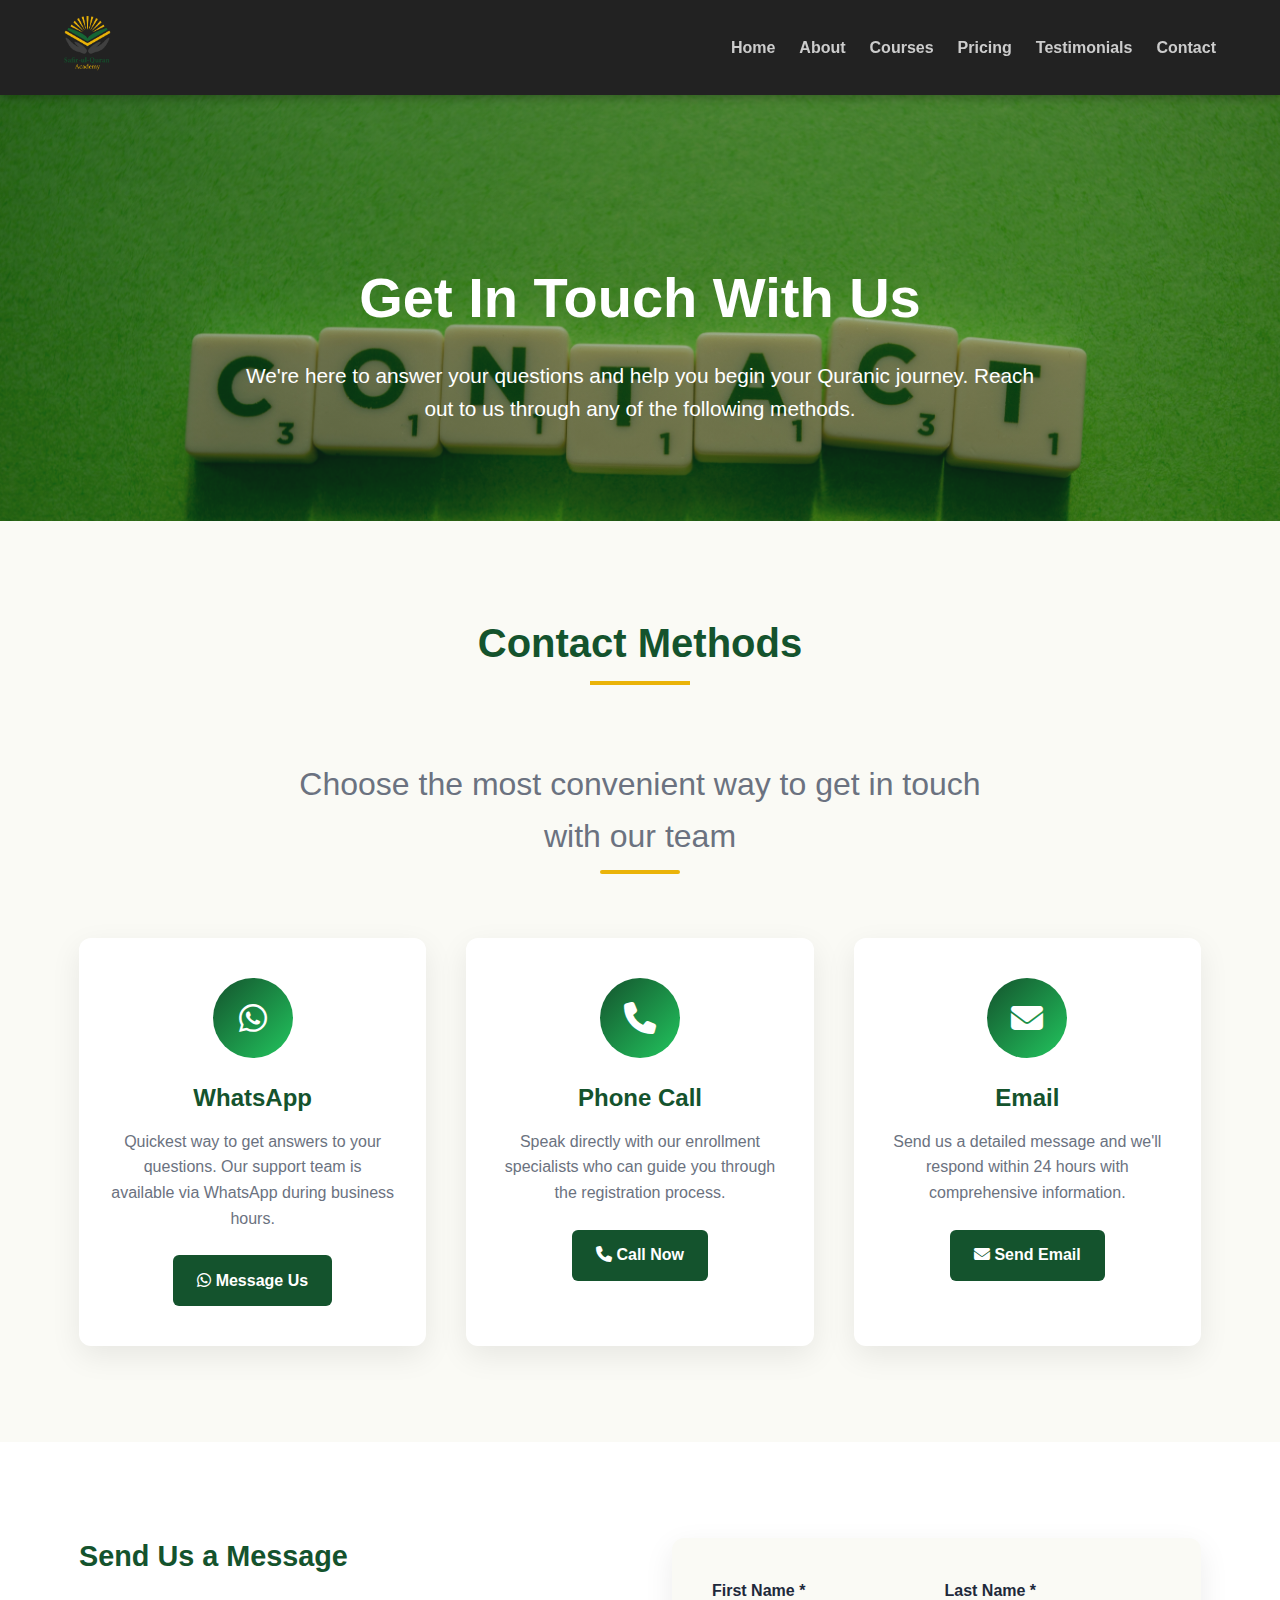
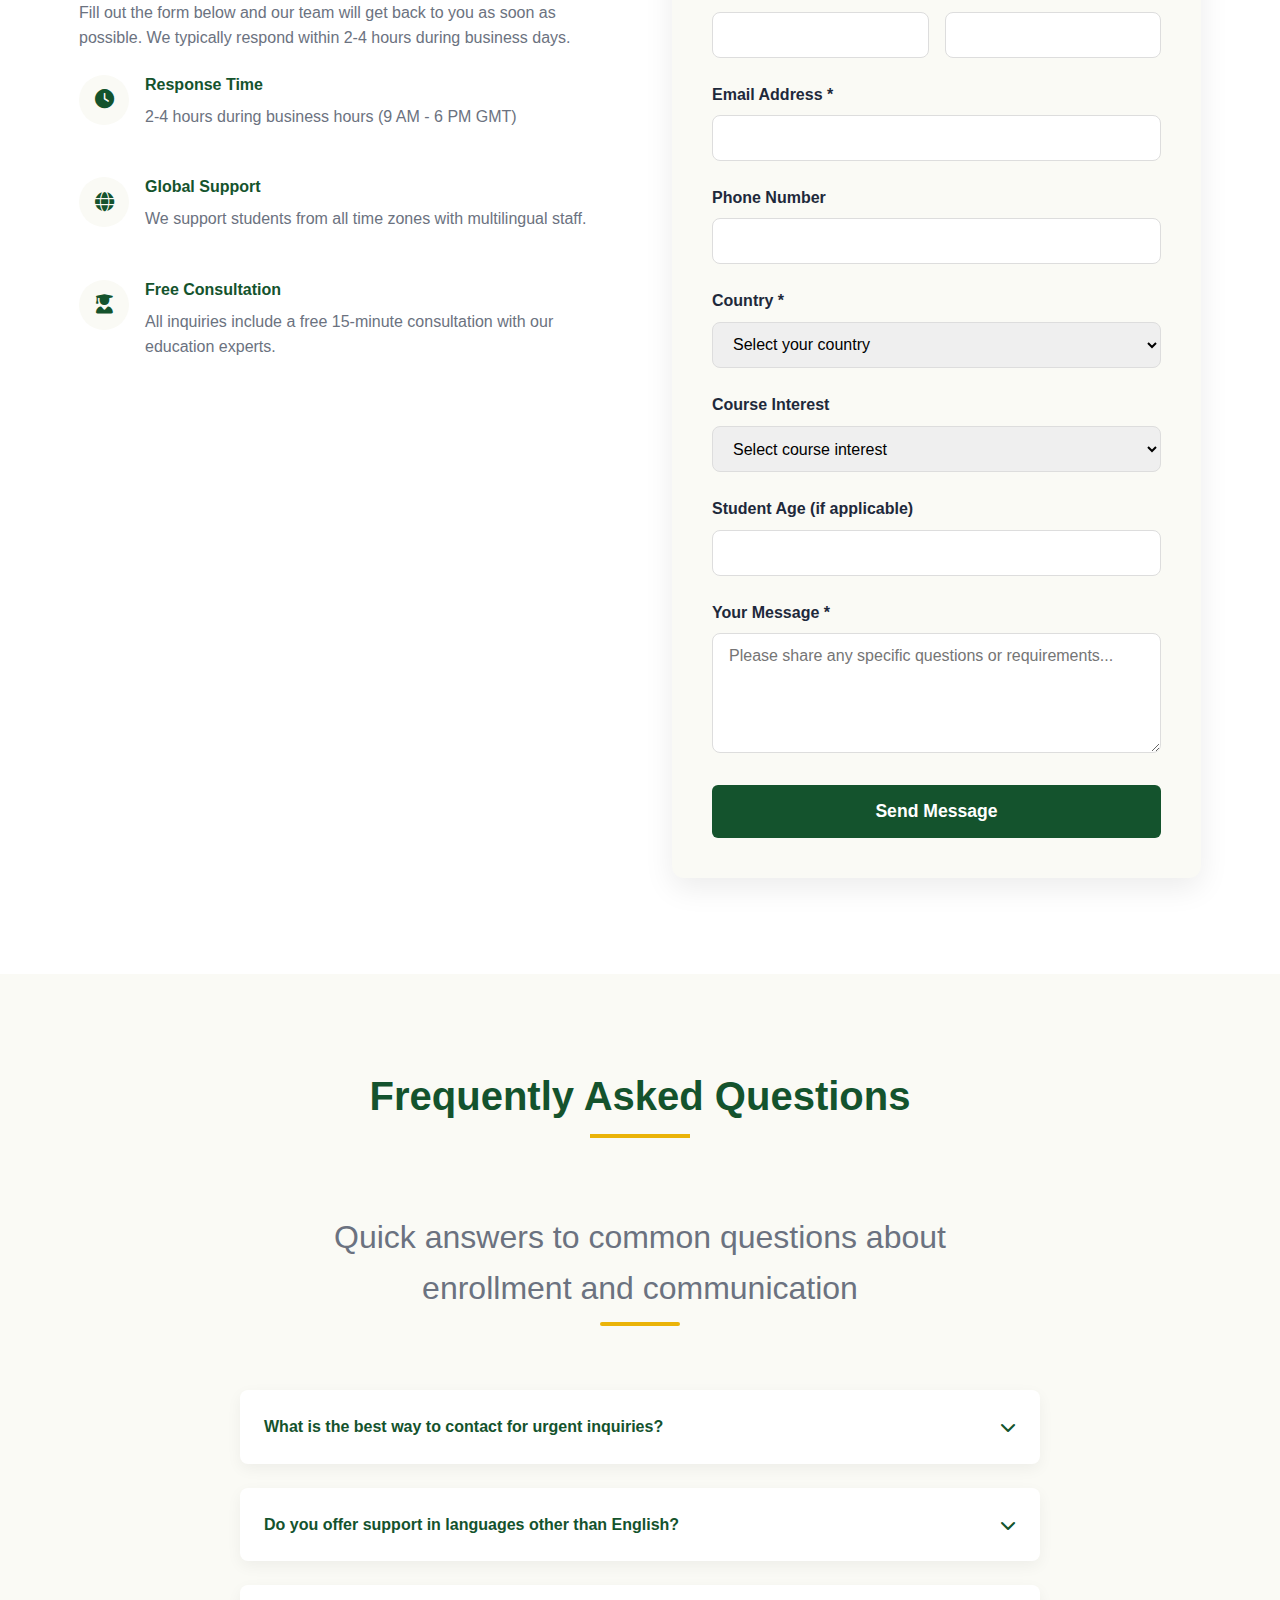
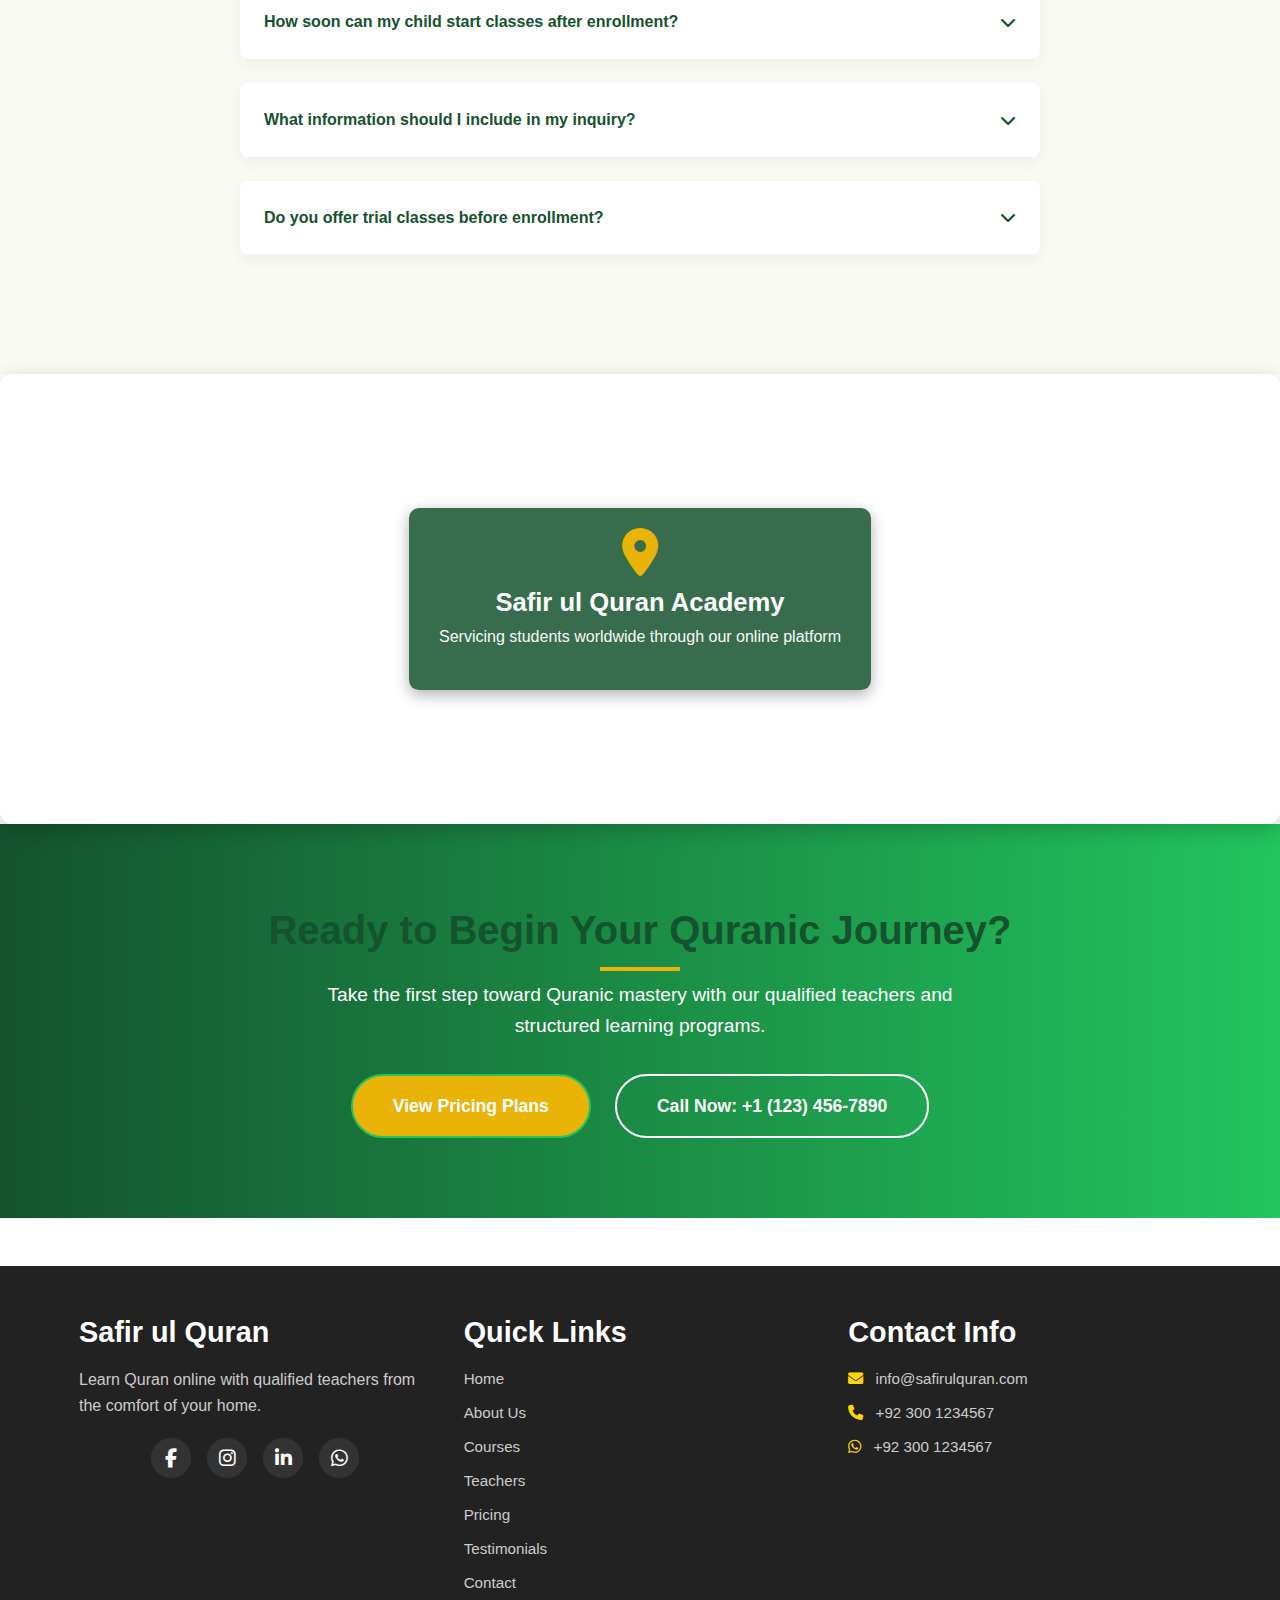
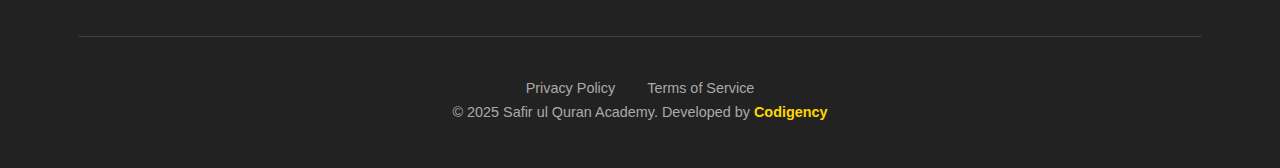
<file: contact.html>
<!DOCTYPE html>
<html lang="en">
<head>
    <meta charset="UTF-8">
    <meta name="viewport" content="width=device-width, initial-scale=1.0">
    <title>Contact Us - Safir ul Quran Academy</title>
    <link rel="stylesheet" href="https://cdnjs.cloudflare.com/ajax/libs/font-awesome/6.4.0/css/all.min.css">
   <link rel="stylesheet" href="style.css">
</head>
<body>
    <!-- Header -->
    <header id="header">
        <div class="container header-container">
            <div class="logo">
                <!-- Logo Image -->
                <a href="#home">
                    <img src="logo.png" alt="Safir ul Quran Academy Logo" class="logo-img">
                </a>
            </div>

            <!-- Hamburger Menu (Mobile) -->
            <button class="hamburger" id="hamburger">
                ☰
            </button>

           <!-- Navigation Menu -->
            <ul class="nav-menu" id="navMenu">
                <li><a href="index.html">Home</a></li>
                <li><a href="about.html">About</a></li>
                <li><a href="cources.html">Courses</a></li>
                <li><a href="pricing.html">Pricing</a></li>
                <li><a href="testimionals.html">Testimonials</a></li>
                <li><a href="contact.html">Contact</a></li>
            </ul>
        </div>
    </header>

    <!-- Hero Section -->
    <section id="contact-hero" class="contact-hero">
        <div class="container">
            <h1>Get In Touch With Us</h1>
            <p>We're here to answer your questions and help you begin your Quranic journey. Reach out to us through any of the following methods.</p>
        </div>
    </section>

    <!-- Contact Methods -->
    <section id="contact-methods" class="contact-methods">
        <div class="container">
            <div class="section-title">
                <h2>Contact Methods</h2>
                <p>Choose the most convenient way to get in touch with our team</p>
            </div>
            
            <div class="methods-grid">
                <div class="method-card">
                    <div class="method-icon">
                        <i class="fab fa-whatsapp"></i>
                    </div>
                    <h3>WhatsApp</h3>
                    <p>Quickest way to get answers to your questions. Our support team is available via WhatsApp during business hours.</p>
                    <a href="https://wa.me/1234567890" class="method-link" target="_blank">
                        <i class="fab fa-whatsapp"></i> Message Us
                    </a>
                </div>
                
                <div class="method-card">
                    <div class="method-icon">
                        <i class="fas fa-phone"></i>
                    </div>
                    <h3>Phone Call</h3>
                    <p>Speak directly with our enrollment specialists who can guide you through the registration process.</p>
                    <a href="tel:+11234567890" class="method-link">
                        <i class="fas fa-phone"></i> Call Now
                    </a>
                </div>
                
                <div class="method-card">
                    <div class="method-icon">
                        <i class="fas fa-envelope"></i>
                    </div>
                    <h3>Email</h3>
                    <p>Send us a detailed message and we'll respond within 24 hours with comprehensive information.</p>
                    <a href="mailto:info@safirulquran.com" class="method-link">
                        <i class="fas fa-envelope"></i> Send Email
                    </a>
                </div>
            </div>
        </div>
    </section>

    <!-- Contact Form Section -->
    <section id="contact-form-section" class="contact-form-section">
        <div class="container">
            <div class="form-container">
                <div class="form-info">
                    <h3>Send Us a Message</h3>
                    <p>Fill out the form below and our team will get back to you as soon as possible. We typically respond within 2-4 hours during business days.</p>
                    
                    <div class="info-item">
                        <div class="info-icon">
                            <i class="fas fa-clock"></i>
                        </div>
                        <div class="info-content">
                            <h4>Response Time</h4>
                            <p>2-4 hours during business hours (9 AM - 6 PM GMT)</p>
                        </div>
                    </div>
                    
                    <div class="info-item">
                        <div class="info-icon">
                            <i class="fas fa-globe"></i>
                        </div>
                        <div class="info-content">
                            <h4>Global Support</h4>
                            <p>We support students from all time zones with multilingual staff.</p>
                        </div>
                    </div>
                    
                    <div class="info-item">
                        <div class="info-icon">
                            <i class="fas fa-user-graduate"></i>
                        </div>
                        <div class="info-content">
                            <h4>Free Consultation</h4>
                            <p>All inquiries include a free 15-minute consultation with our education experts.</p>
                        </div>
                    </div>
                </div>
                
                <form class="contact-form" id="contactForm">
                    <div class="form-row">
                        <div class="form-group">
                            <label for="firstName">First Name *</label>
                            <input type="text" id="firstName" class="form-control" required>
                        </div>
                        <div class="form-group">
                            <label for="lastName">Last Name *</label>
                            <input type="text" id="lastName" class="form-control" required>
                        </div>
                    </div>
                    
                    <div class="form-group">
                        <label for="email">Email Address *</label>
                        <input type="email" id="email" class="form-control" required>
                    </div>
                    
                    <div class="form-group">
                        <label for="phone">Phone Number</label>
                        <input type="tel" id="phone" class="form-control">
                    </div>
                    
                    <div class="form-group">
                        <label for="country">Country *</label>
                        <select id="country" class="form-control" required>
                            <option value="">Select your country</option>
                            <option value="US">United States</option>
                            <option value="UK">United Kingdom</option>
                            <option value="CA">Canada</option>
                            <option value="AU">Australia</option>
                            <option value="PK">Pakistan</option>
                            <option value="IN">India</option>
                            <option value="AE">United Arab Emirates</option>
                            <option value="SA">Saudi Arabia</option>
                            <option value="other">Other</option>
                        </select>
                    </div>
                    
                    <div class="form-group">
                        <label for="interest">Course Interest</label>
                        <select id="interest" class="form-control">
                            <option value="">Select course interest</option>
                            <option value="tajweed">Tajweed Classes</option>
                            <option value="hifz">Hifz Program</option>
                            <option value="nazra">Nazra Quran</option>
                            <option value="arabic">Basic Arabic</option>
                            <option value="notsure">Not Sure Yet</option>
                        </select>
                    </div>
                    
                    <div class="form-group">
                        <label for="studentAge">Student Age (if applicable)</label>
                        <input type="number" id="studentAge" class="form-control" min="4" max="80">
                    </div>
                    
                    <div class="form-group">
                        <label for="message">Your Message *</label>
                        <textarea id="message" class="form-control" placeholder="Please share any specific questions or requirements..." required></textarea>
                    </div>
                    
                    <button type="submit" class="submit-btn">Send Message</button>
                </form>
            </div>
        </div>
    </section>

    <!-- FAQ Section -->
    <section id="faq-section" class="faq-section">
        <div class="container">
            <div class="section-title">
                <h2>Frequently Asked Questions</h2>
                <p>Quick answers to common questions about enrollment and communication</p>
            </div>
            
            <div class="faq-container">
                <div class="faq-item">
                    <div class="faq-question">
                        <span>What is the best way to contact for urgent inquiries?</span>
                        <i class="fas fa-chevron-down faq-toggle"></i>
                    </div>
                    <div class="faq-answer">
                        <p>For urgent matters, we recommend using WhatsApp as it provides the fastest response time. Our support team monitors WhatsApp during business hours (9 AM - 6 PM GMT) and typically responds within minutes. For time-sensitive enrollment questions, you can also call our direct enrollment line.</p>
                    </div>
                </div>
                
                <div class="faq-item">
                    <div class="faq-question">
                        <span>Do you offer support in languages other than English?</span>
                        <i class="fas fa-chevron-down faq-toggle"></i>
                    </div>
                    <div class="faq-answer">
                        <p>Yes, we have multilingual support staff who can assist you in Arabic, Urdu, French, and Spanish. When you contact us, please let us know your language preference, and we'll connect you with a representative who speaks your language. Our teachers also offer instruction in multiple languages to accommodate diverse student needs.</p>
                    </div>
                </div>
                
                <div class="faq-item">
                    <div class="faq-question">
                        <span>How soon can my child start classes after enrollment?</span>
                        <i class="fas fa-chevron-down faq-toggle"></i>
                    </div>
                    <div class="faq-answer">
                        <p>Once enrollment is complete, we can typically schedule the first class within 24-48 hours. We'll work with you to find a teacher who matches your preferred schedule, language requirements, and teaching style. The matching process usually takes 1-2 business days, after which your child can begin their Quranic education journey.</p>
                    </div>
                </div>
                
                <div class="faq-item">
                    <div class="faq-question">
                        <span>What information should I include in my inquiry?</span>
                        <i class="fas fa-chevron-down faq-toggle"></i>
                    </div>
                    <div class="faq-answer">
                        <p>To help us provide the most accurate information, please include: the student's age and current Quran reading level, your preferred schedule and time zone, any specific learning goals (memorization, Tajweed mastery, etc.), language preferences, and any special requirements. The more details you provide, the better we can tailor our response to your needs.</p>
                    </div>
                </div>
                
                <div class="faq-item">
                    <div class="faq-question">
                        <span>Do you offer trial classes before enrollment?</span>
                        <i class="fas fa-chevron-down faq-toggle"></i>
                    </div>
                    <div class="faq-answer">
                        <p>Yes, we offer a free 30-minute trial class with one of our qualified teachers. This allows you to experience our teaching methodology, interact with the teacher, and assess the online learning platform. After the trial, you can decide if you'd like to proceed with enrollment. Contact us to schedule your complimentary trial session.</p>
                    </div>
                </div>
            </div>
        </div>
    </section>

   <!-- Map Section -->
<section id="map-section" class="map-section">
  <div class="map-container">
    <iframe 
      src="https://www.google.com/maps/embed?pb=!1m14!1m12!1m3!1d207.6053027768003!2d73.09531192762257!3d33.639412697483486!2m3!1f0!2f0!3f0!3m2!1i1024!2i768!4f13.1!5e0!3m2!1sen!2s!4v1758802668170!5m2!1sen!2s" 
      allowfullscreen="" 
      loading="lazy" 
      referrerpolicy="no-referrer-when-downgrade">
    </iframe>

    <!-- Overlay Text -->
    <div class="map-overlay">
      <i class="fas fa-map-marker-alt"></i>
      <h3>Safir ul  Quran Academy</h3>
      <p>Servicing students worldwide through our online platform</p>
    </div>
  </div>
</section>


    <!-- CTA Section -->
    <section id="cta-section" class="cta-section">
        <div class="container">
            <h2>Ready to Begin Your Quranic Journey?</h2>
            <p>Take the first step toward Quranic mastery with our qualified teachers and structured learning programs.</p>
            <div class="cta-buttons">
                <a href="pricing.html" class="cta-button">View Pricing Plans</a>
                <a href="tel:+11234567890" class="cta-button secondary">Call Now: +1 (123) 456-7890</a>
            </div>
        </div>
    </section>

      <!-- Footer -->
    <footer id="footer">
        <div class="container">
            <div class="footer-container">
                
                <!-- Column 1 -->
                <div class="footer-col">
                    <h3>Safir ul Quran</h3>
                    <p>Learn Quran online with qualified teachers from the comfort of your home.</p>
                    <div class="social-links">
                        <a href="https://facebook.com" target="_blank"><i class="fab fa-facebook-f"></i></a>
                        <a href="https://instagram.com" target="_blank"><i class="fab fa-instagram"></i></a>
                        <a href="https://linkedin.com" target="_blank"><i class="fab fa-linkedin-in"></i></a>
                        <a href="https://wa.me/923001234567" target="_blank"><i class="fab fa-whatsapp"></i></a>
                    </div>
                </div>

                <!-- Column 2 -->
                <div class="footer-col">
                    <h3>Quick Links</h3>
                    <ul class="footer-links">
                        <li><a href="#home">Home</a></li>
                        <li><a href="#about">About Us</a></li>
                        <li><a href="#courses">Courses</a></li>
                        <li><a href="#teachers">Teachers</a></li>
                        <li><a href="#pricing">Pricing</a></li>
                        <li><a href="#testimonials">Testimonials</a></li>
                        <li><a href="#contact">Contact</a></li>
                    </ul>
                </div>

                <!-- Column 3 -->
                <div class="footer-col">
                    <h3>Contact Info</h3>
                    <ul class="footer-links">
                        <li><i class="fas fa-envelope"></i> info@safirulquran.com</li>
                        <li><i class="fas fa-phone"></i> +92 300 1234567</li>
                        <li><i class="fab fa-whatsapp"></i> +92 300 1234567</li>
                    </ul>
                </div>

            </div>

            <!-- Copyright -->
            <div class="copyright">
                <div class="copyright-links">
                    <a href="privacy-policy.html">Privacy Policy</a>
                    <a href="terms-of-service.html">Terms of Service</a>
                </div>
                <p>
                    © 2025 Safir ul Quran Academy. Developed by 
                    <a href="https://www.codigency.com" class="codigency" target="_blank">Codigency</a>
                </p>
            </div>
        </div>
    </footer>

<script src="script.js"></script>
</body>
</html>
</file>
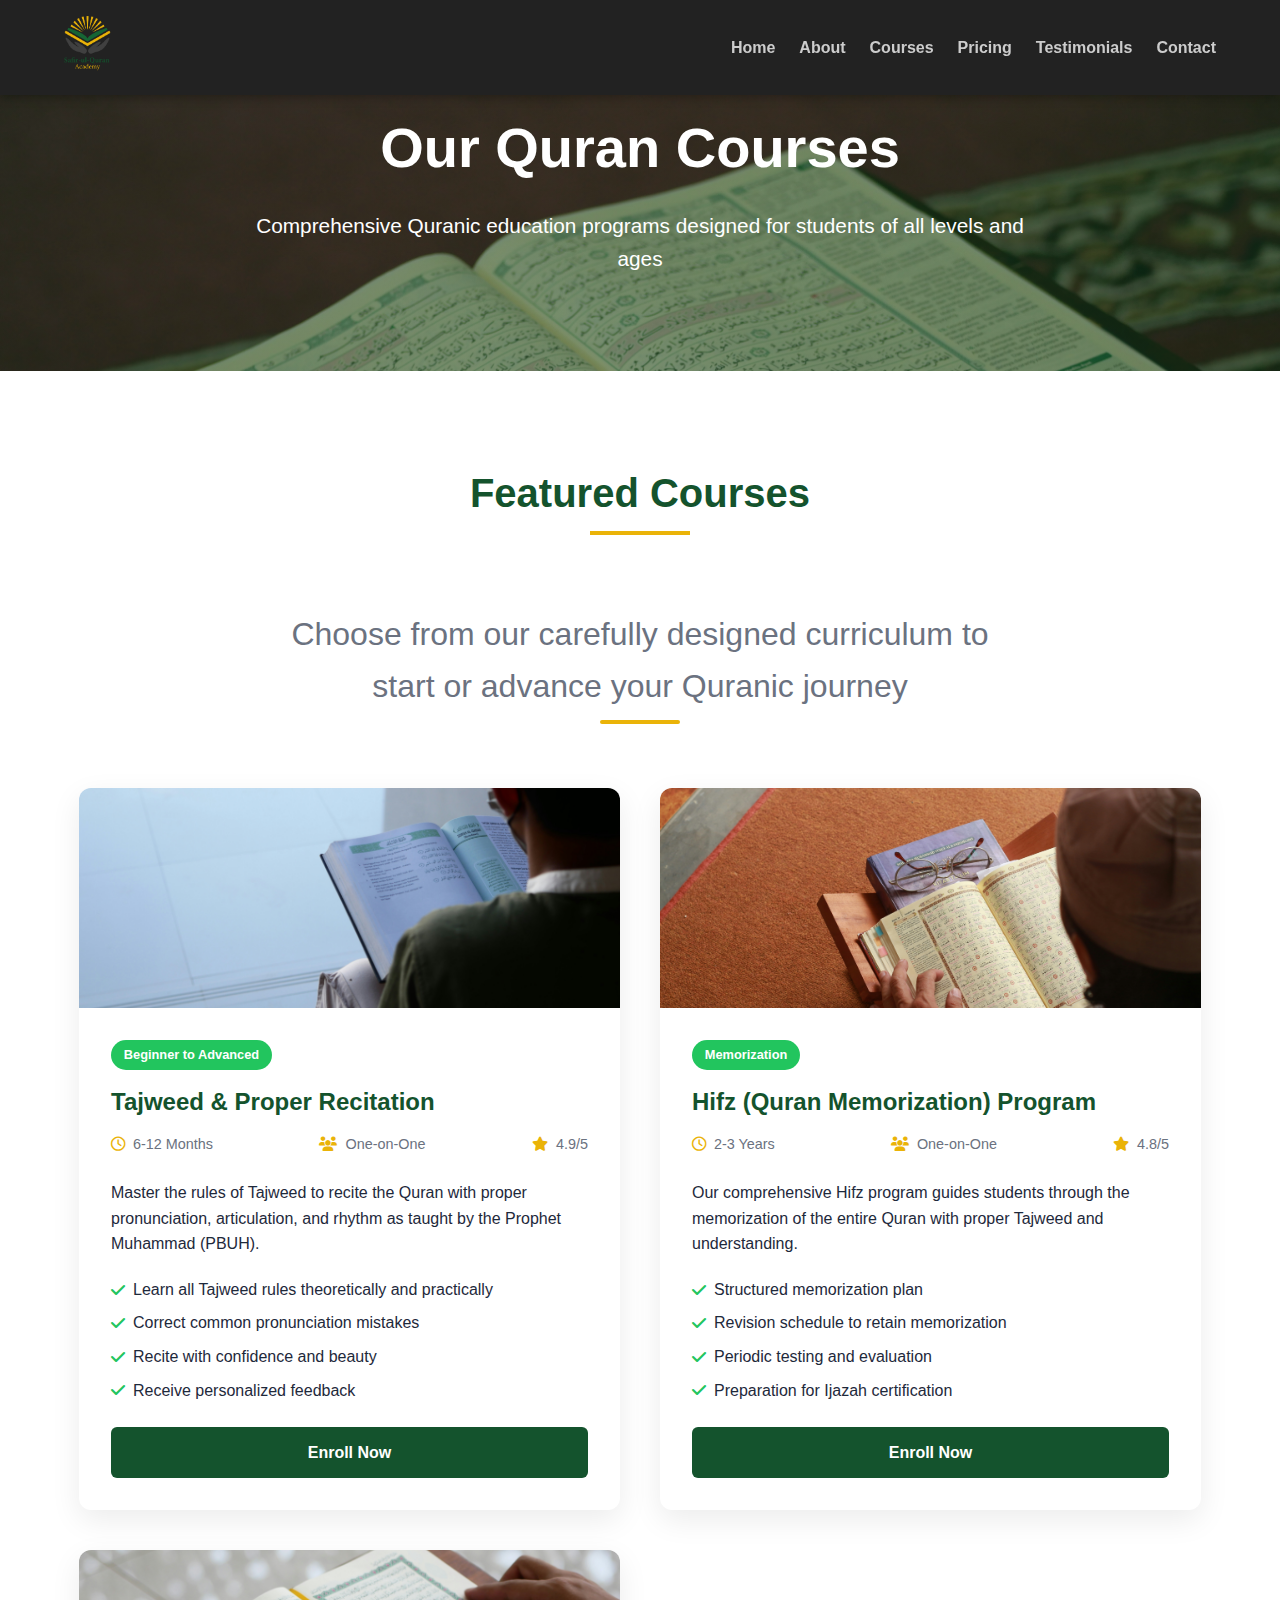
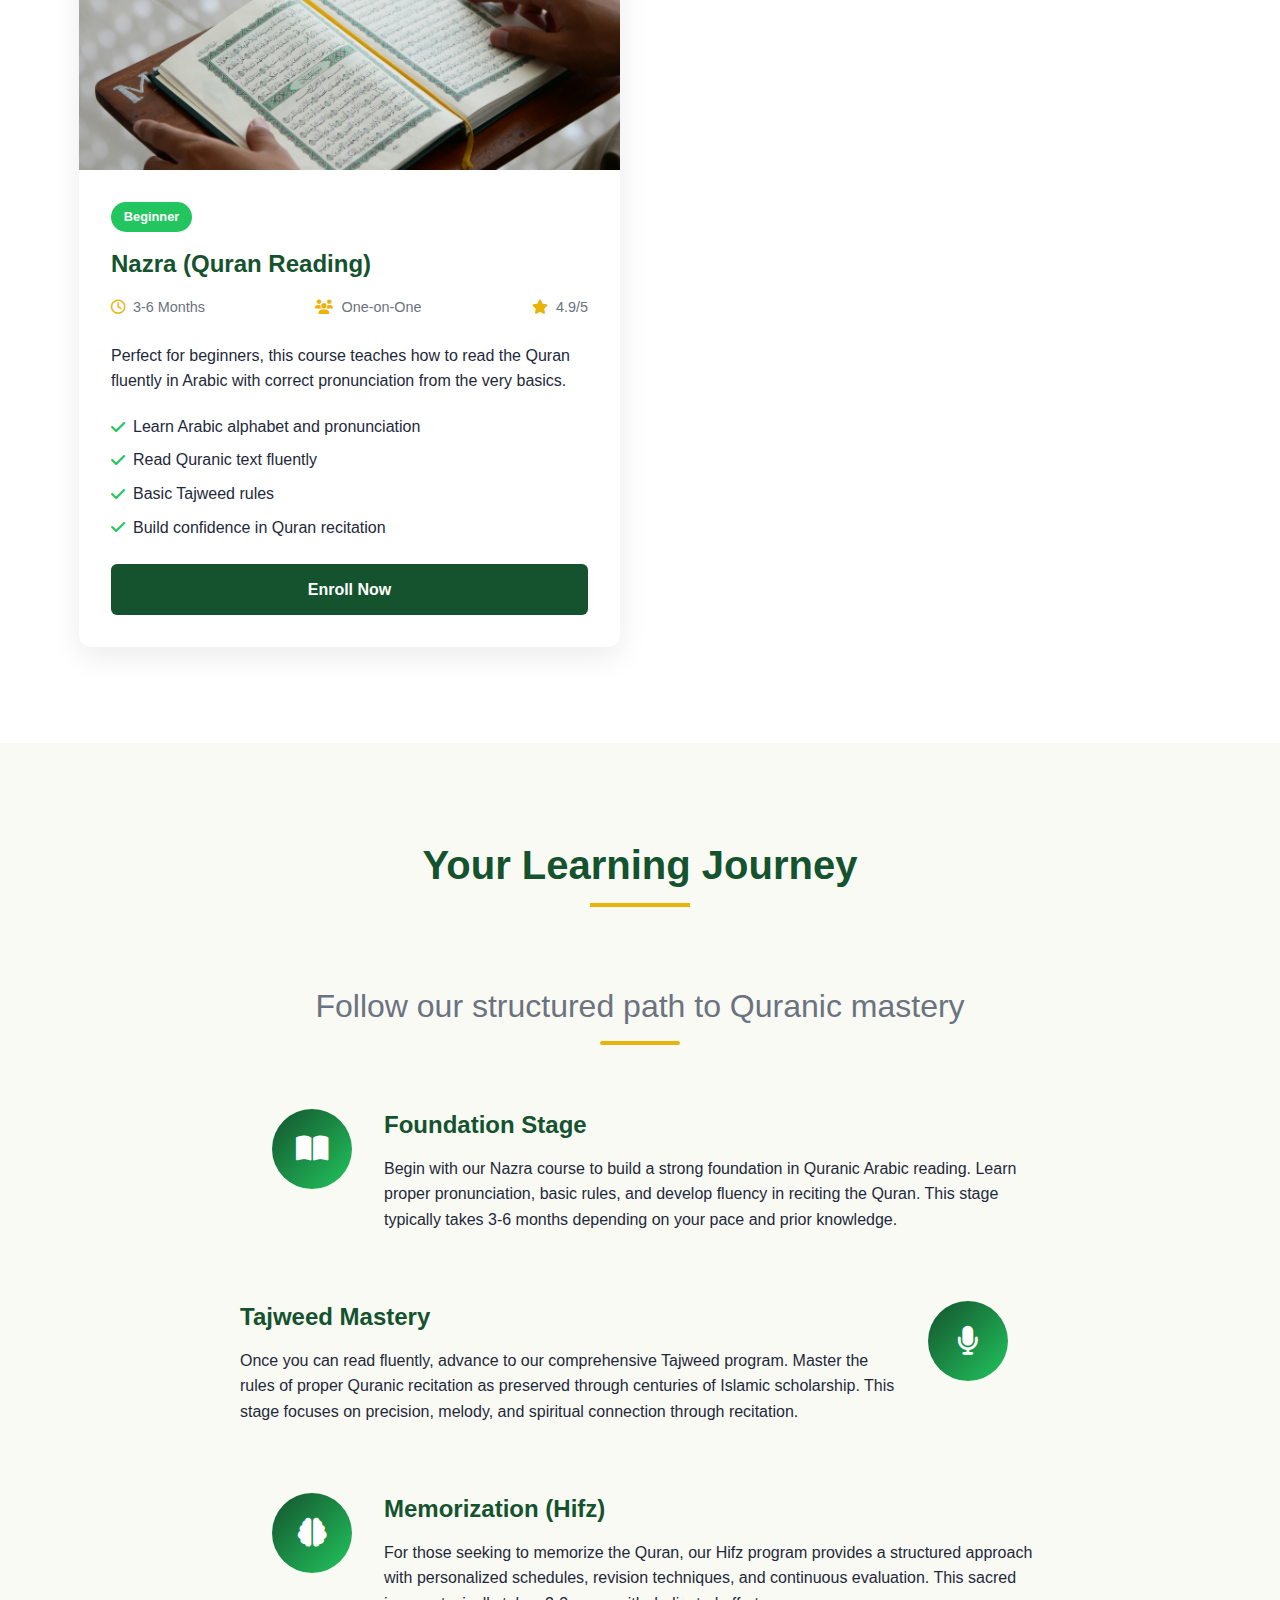
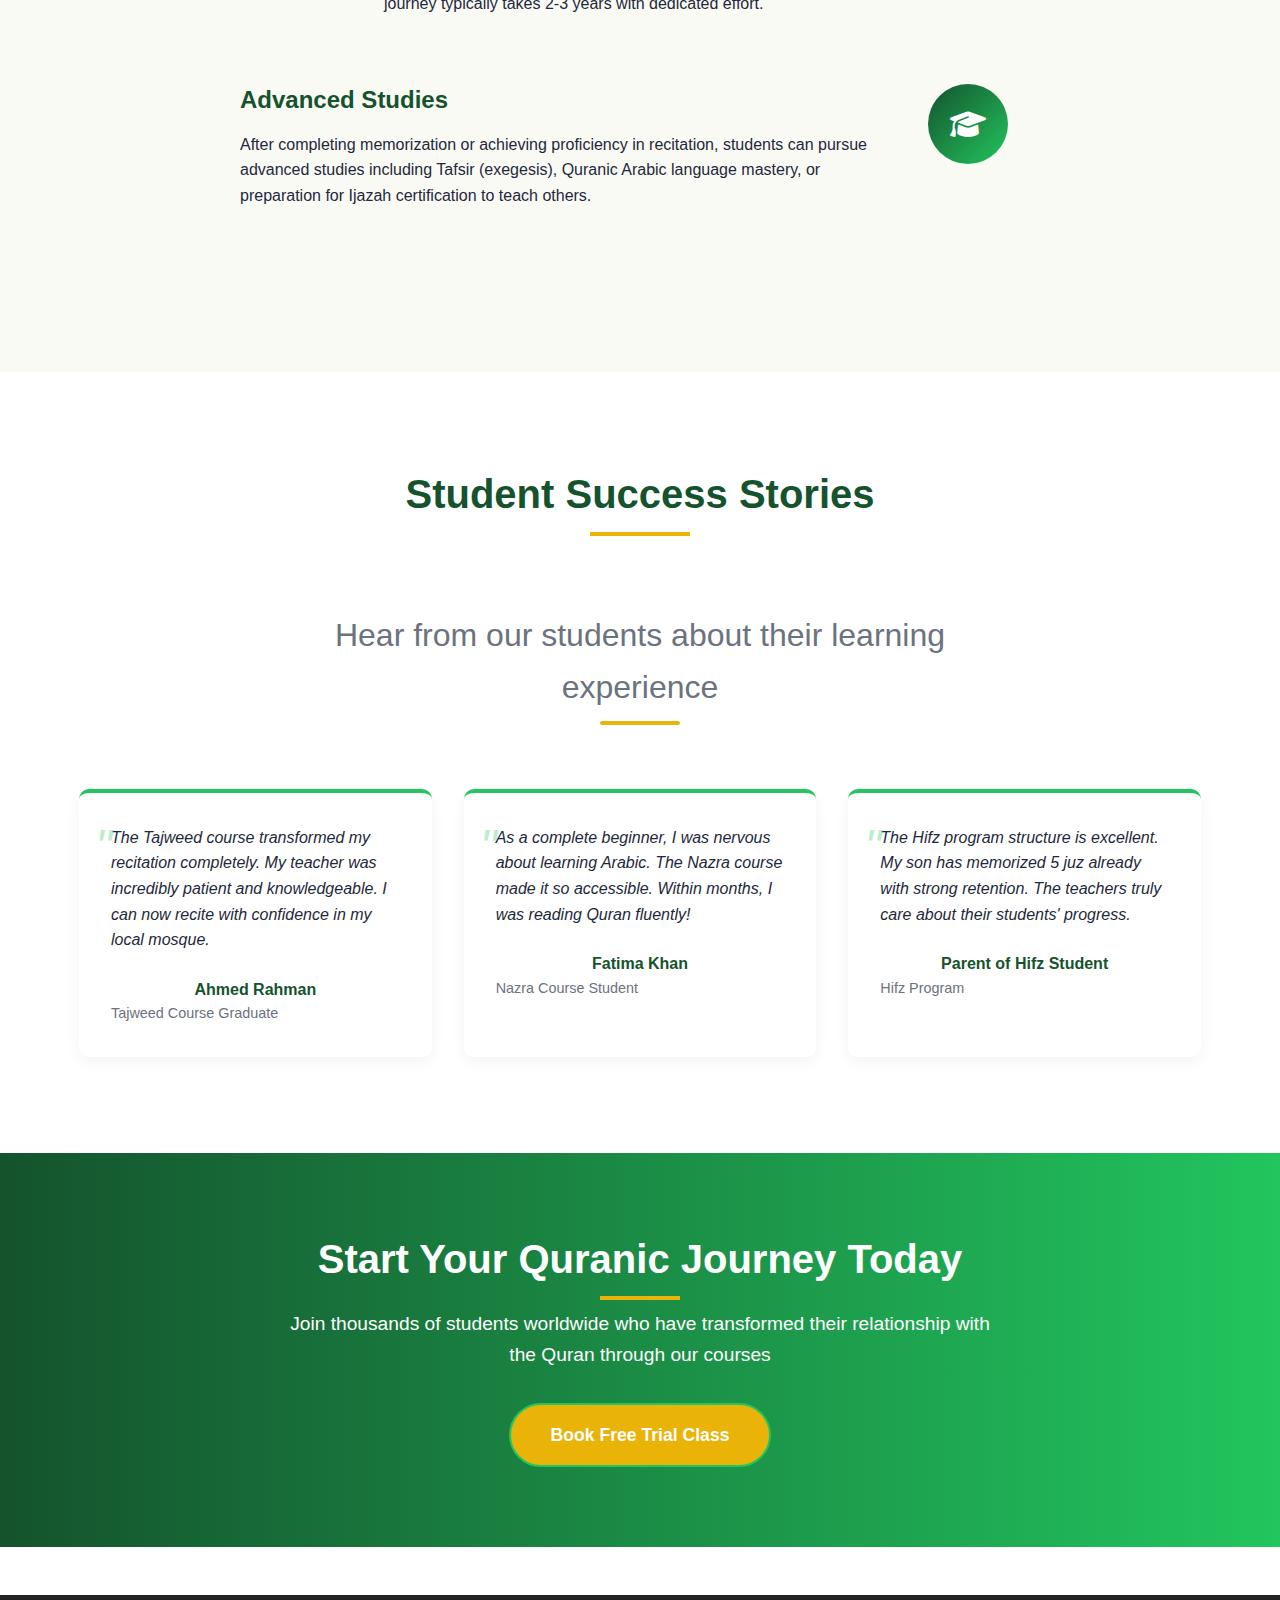
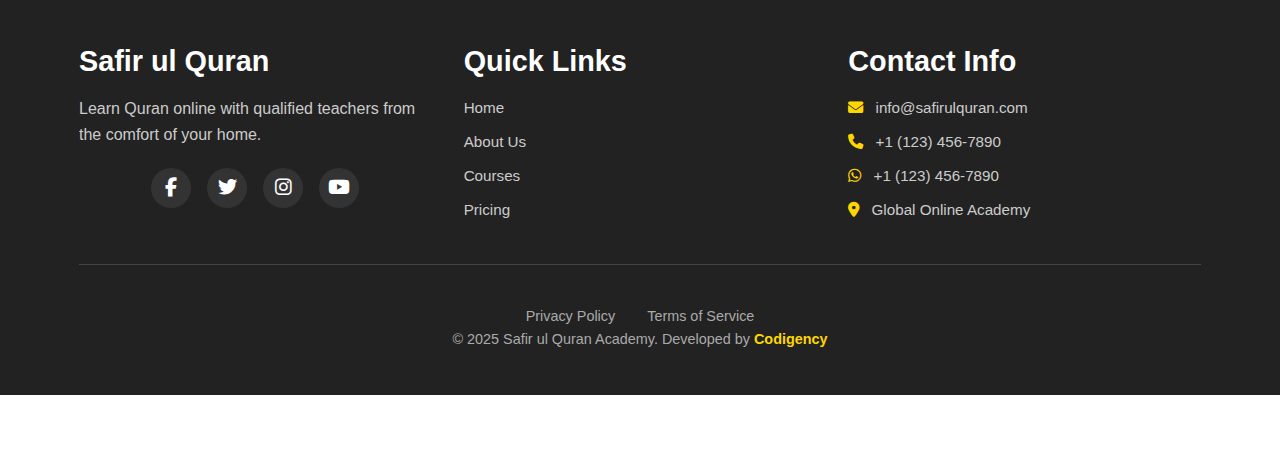
<file: cources.html>
<!DOCTYPE html>
<html lang="en">
<head>
    <meta charset="UTF-8">
    <meta name="viewport" content="width=device-width, initial-scale=1.0">
    <title>Courses - Safir ul Quran Academy</title>
    <link rel="stylesheet" href="https://cdnjs.cloudflare.com/ajax/libs/font-awesome/6.4.0/css/all.min.css">
  <link rel="stylesheet" href="style.css">
</head>
<body>
    <!-- Header -->
    <header id="header">
        <div class="container header-container">
            <div class="logo">
                <!-- Logo Image -->
                <a href="#home">
                    <img src="logo.png" alt="Safir ul Quran Academy Logo" class="logo-img">
                </a>
            </div>

            <!-- Hamburger Menu (Mobile) -->
            <button class="hamburger" id="hamburger">
                ☰
            </button>

         <!-- Navigation Menu -->
            <ul class="nav-menu" id="navMenu">
                <li><a href="index.html">Home</a></li>
                <li><a href="about.html">About</a></li>
                <li><a href="cources.html">Courses</a></li>
                <li><a href="pricing.html">Pricing</a></li>
                <li><a href="testimionals.html">Testimonials</a></li>
                <li><a href="contact.html">Contact</a></li>
            </ul>
        </div>
    </header>

    <!-- Hero Section -->
    <section id="courses-hero">
        <div class="container">
            <h1>Our Quran Courses</h1>
            <p>Comprehensive Quranic education programs designed for students of all levels and ages</p>
        </div>
    </section>

    <!-- Courses Section -->
    <section id="courses">
        <div class="container">
            <div class="section-title">
                <h2>Featured Courses</h2>
                <p>Choose from our carefully designed curriculum to start or advance your Quranic journey</p>
            </div>
            <div class="courses-grid">
                <div class="course-card">
                    <div class="course-image">
                        <img src="7.jpg" alt="Tajweed Course">
                    </div>
                    <div class="course-content">
                        <span class="course-category">Beginner to Advanced</span>
                        <h3>Tajweed & Proper Recitation</h3>
                        <div class="course-meta">
                            <span><i class="far fa-clock"></i> 6-12 Months</span>
                            <span><i class="fas fa-users"></i> One-on-One</span>
                            <span><i class="fas fa-star"></i> 4.9/5</span>
                        </div>
                        <p>Master the rules of Tajweed to recite the Quran with proper pronunciation, articulation, and rhythm as taught by the Prophet Muhammad (PBUH).</p>
                        <ul class="course-features">
                            <li><i class="fas fa-check"></i> Learn all Tajweed rules theoretically and practically</li>
                            <li><i class="fas fa-check"></i> Correct common pronunciation mistakes</li>
                            <li><i class="fas fa-check"></i> Recite with confidence and beauty</li>
                            <li><i class="fas fa-check"></i> Receive personalized feedback</li>
                        </ul>
                        <a href="#" class="course-button">Enroll Now</a>
                    </div>
                </div>
                
                <div class="course-card">
                    <div class="course-image">
                        <img src="11.jpg" alt="Hifz Course">
                    </div>
                    <div class="course-content">
                        <span class="course-category">Memorization</span>
                        <h3>Hifz (Quran Memorization) Program</h3>
                        <div class="course-meta">
                            <span><i class="far fa-clock"></i> 2-3 Years</span>
                            <span><i class="fas fa-users"></i> One-on-One</span>
                            <span><i class="fas fa-star"></i> 4.8/5</span>
                        </div>
                        <p>Our comprehensive Hifz program guides students through the memorization of the entire Quran with proper Tajweed and understanding.</p>
                        <ul class="course-features">
                            <li><i class="fas fa-check"></i> Structured memorization plan</li>
                            <li><i class="fas fa-check"></i> Revision schedule to retain memorization</li>
                            <li><i class="fas fa-check"></i> Periodic testing and evaluation</li>
                            <li><i class="fas fa-check"></i> Preparation for Ijazah certification</li>
                        </ul>
                        <a href="#" class="course-button">Enroll Now</a>
                    </div>
                </div>
                
                <div class="course-card">
                    <div class="course-image">
                        <img src="12.jpg" alt="Nazra Course">
                    </div>
                    <div class="course-content">
                        <span class="course-category">Beginner</span>
                        <h3>Nazra (Quran Reading)</h3>
                        <div class="course-meta">
                            <span><i class="far fa-clock"></i> 3-6 Months</span>
                            <span><i class="fas fa-users"></i> One-on-One</span>
                            <span><i class="fas fa-star"></i> 4.9/5</span>
                        </div>
                        <p>Perfect for beginners, this course teaches how to read the Quran fluently in Arabic with correct pronunciation from the very basics.</p>
                        <ul class="course-features">
                            <li><i class="fas fa-check"></i> Learn Arabic alphabet and pronunciation</li>
                            <li><i class="fas fa-check"></i> Read Quranic text fluently</li>
                            <li><i class="fas fa-check"></i> Basic Tajweed rules</li>
                            <li><i class="fas fa-check"></i> Build confidence in Quran recitation</li>
                        </ul>
                        <a href="#" class="course-button">Enroll Now</a>
                    </div>
                </div>
            </div>
        </div>
    </section>

    <!-- Learning Path Section -->
    <section id="learning-path">
        <div class="container">
            <div class="section-title">
                <h2>Your Learning Journey</h2>
                <p>Follow our structured path to Quranic mastery</p>
            </div>
            <div class="path-container">
                <div class="path-step">
                    <div class="path-icon">
                        <i class="fas fa-book-open"></i>
                    </div>
                    <div class="path-content">
                        <h3>Foundation Stage</h3>
                        <p>Begin with our Nazra course to build a strong foundation in Quranic Arabic reading. Learn proper pronunciation, basic rules, and develop fluency in reciting the Quran. This stage typically takes 3-6 months depending on your pace and prior knowledge.</p>
                    </div>
                </div>
                
                <div class="path-step">
                    <div class="path-icon">
                        <i class="fas fa-microphone"></i>
                    </div>
                    <div class="path-content">
                        <h3>Tajweed Mastery</h3>
                        <p>Once you can read fluently, advance to our comprehensive Tajweed program. Master the rules of proper Quranic recitation as preserved through centuries of Islamic scholarship. This stage focuses on precision, melody, and spiritual connection through recitation.</p>
                    </div>
                </div>
                
                <div class="path-step">
                    <div class="path-icon">
                        <i class="fas fa-brain"></i>
                    </div>
                    <div class="path-content">
                        <h3>Memorization (Hifz)</h3>
                        <p>For those seeking to memorize the Quran, our Hifz program provides a structured approach with personalized schedules, revision techniques, and continuous evaluation. This sacred journey typically takes 2-3 years with dedicated effort.</p>
                    </div>
                </div>
                
                <div class="path-step">
                    <div class="path-icon">
                        <i class="fas fa-graduation-cap"></i>
                    </div>
                    <div class="path-content">
                        <h3>Advanced Studies</h3>
                        <p>After completing memorization or achieving proficiency in recitation, students can pursue advanced studies including Tafsir (exegesis), Quranic Arabic language mastery, or preparation for Ijazah certification to teach others.</p>
                    </div>
                </div>
            </div>
        </div>
    </section>

    <!-- Testimonials Section -->
    <section id="testimonials">
        <div class="container">
            <div class="section-title">
                <h2>Student Success Stories</h2>
                <p>Hear from our students about their learning experience</p>
            </div>
            <div class="testimonials-grid">
                <div class="testimonial-card">
                    <div class="testimonial-text">
                        <p>The Tajweed course transformed my recitation completely. My teacher was incredibly patient and knowledgeable. I can now recite with confidence in my local mosque.</p>
                    </div>
                    <div class="testimonial-author">Ahmed Rahman</div>
                    <div class="testimonial-course">Tajweed Course Graduate</div>
                </div>
                
                <div class="testimonial-card">
                    <div class="testimonial-text">
                        <p>As a complete beginner, I was nervous about learning Arabic. The Nazra course made it so accessible. Within months, I was reading Quran fluently!</p>
                    </div>
                    <div class="testimonial-author">Fatima Khan</div>
                    <div class="testimonial-course">Nazra Course Student</div>
                </div>
                
                <div class="testimonial-card">
                    <div class="testimonial-text">
                        <p>The Hifz program structure is excellent. My son has memorized 5 juz already with strong retention. The teachers truly care about their students' progress.</p>
                    </div>
                    <div class="testimonial-author">Parent of Hifz Student</div>
                    <div class="testimonial-course">Hifz Program</div>
                </div>
            </div>
        </div>
    </section>

    <!-- CTA Section -->
    <section id="cta-section">
        <div class="container">
            <h2>Start Your Quranic Journey Today</h2>
            <p>Join thousands of students worldwide who have transformed their relationship with the Quran through our courses</p>
            <a href="contact.html" class="cta-button">Book Free Trial Class</a>
        </div>
    </section>

    <!-- Footer -->
    <footer>
        <div class="container">
            <div class="footer-container">
                <div class="footer-col">
                    <h3>Safir ul Quran</h3>
                    <p>Learn Quran online with qualified teachers from the comfort of your home.</p>
                    <div class="social-links">
                        <a href="#"><i class="fab fa-facebook-f"></i></a>
                        <a href="#"><i class="fab fa-twitter"></i></a>
                        <a href="#"><i class="fab fa-instagram"></i></a>
                        <a href="#"><i class="fab fa-youtube"></i></a>
                    </div>
                </div>
                <div class="footer-col">
                    <h3>Quick Links</h3>
                    <ul class="footer-links">
                        <li><a href="index.html">Home</a></li>
                        <li><a href="about.html">About Us</a></li>
                        <li><a href="courses.html">Courses</a></li>
                        <li><a href="pricing.html">Pricing</a></li>
                    </ul>
                </div>
                <div class="footer-col">
                    <h3>Contact Info</h3>
                    <ul class="footer-links">
                        <li><i class="fas fa-envelope"></i> info@safirulquran.com</li>
                        <li><i class="fas fa-phone"></i> +1 (123) 456-7890</li>
                        <li><i class="fab fa-whatsapp"></i> +1 (123) 456-7890</li>
                        <li><i class="fas fa-map-marker-alt"></i> Global Online Academy</li>
                    </ul>
                </div>
            </div>
            <div class="copyright">
                <div class="copyright-links">
                    <a href="privacy-policy.html">Privacy Policy</a>
                    <a href="terms-of-service.html">Terms of Service</a>
                </div>
                <p>
                    © 2025 Safir ul Quran Academy. Developed by 
                    <a href="https://www.codigency.com" class="codigency" target="_blank">Codigency</a>
                </p>
            </div>
        </div>
    </footer>
<script src="script.js"></script>
</body>
</html>
</file>
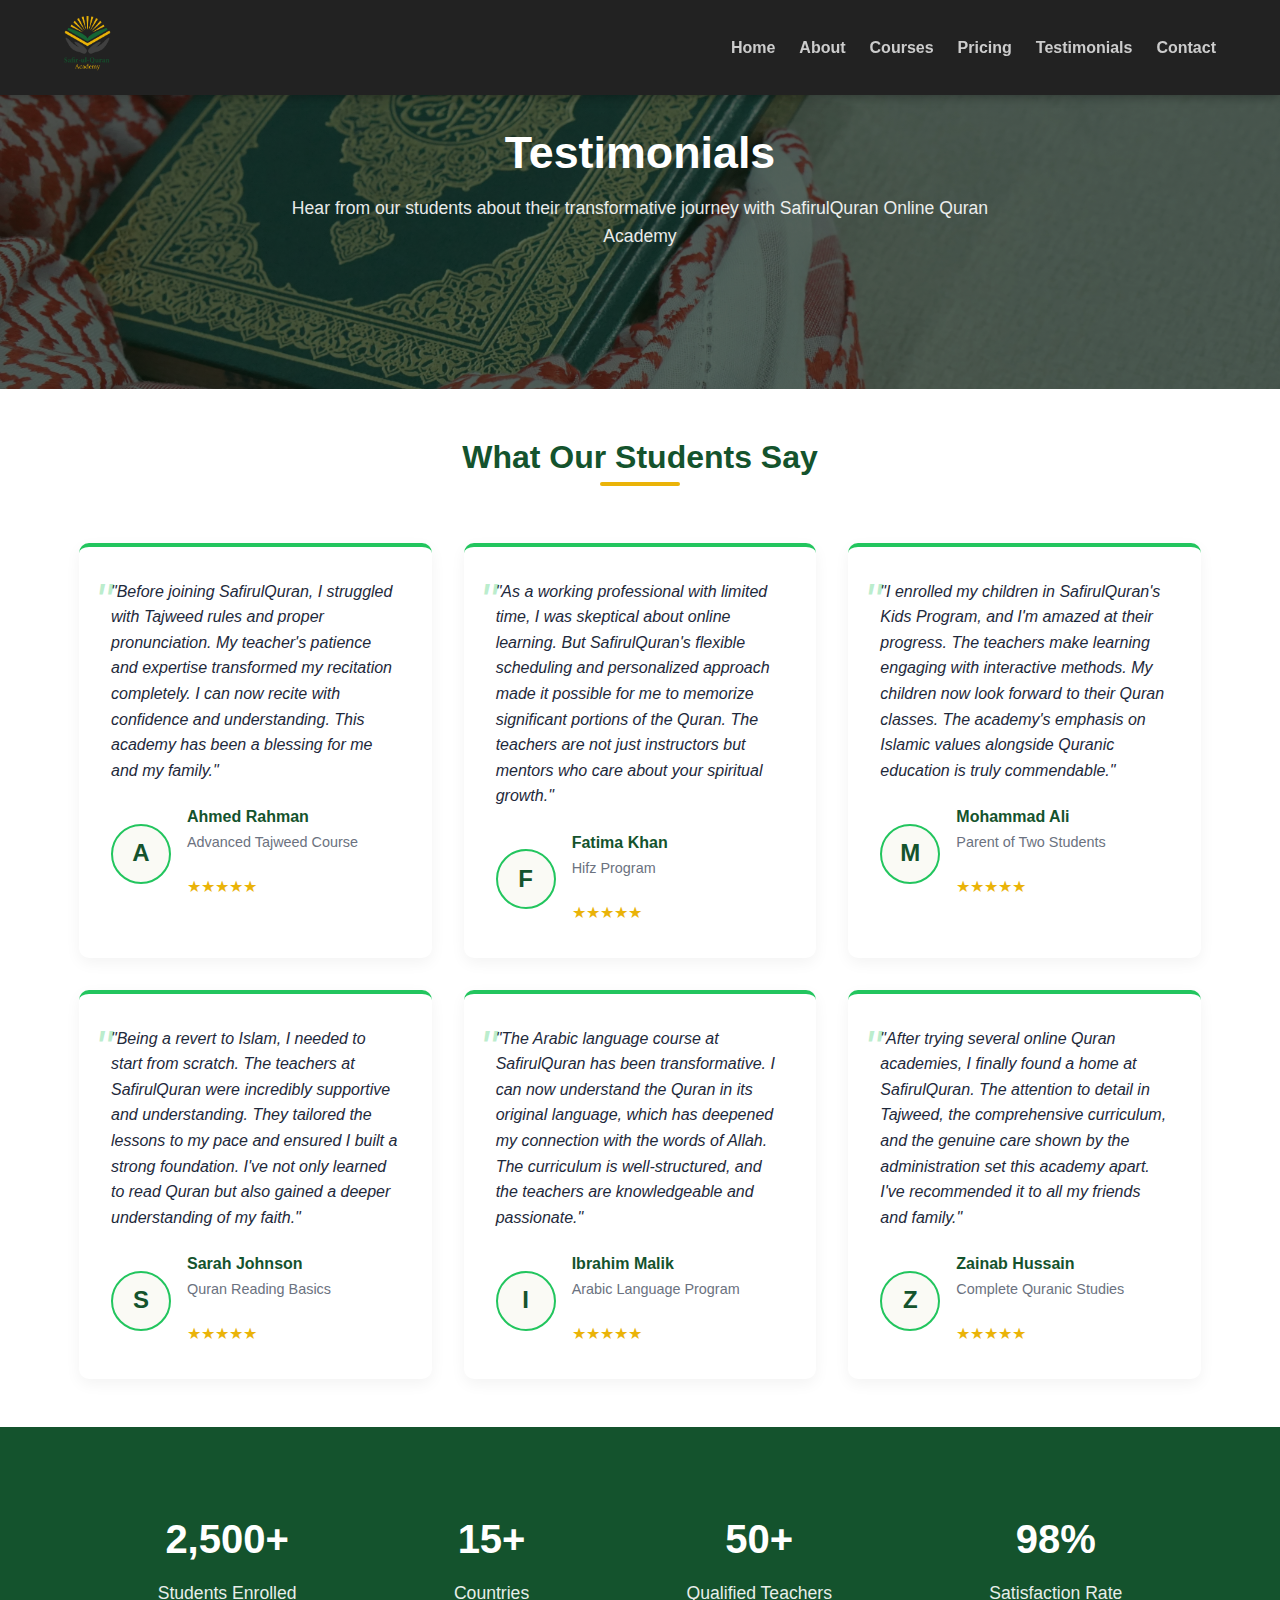
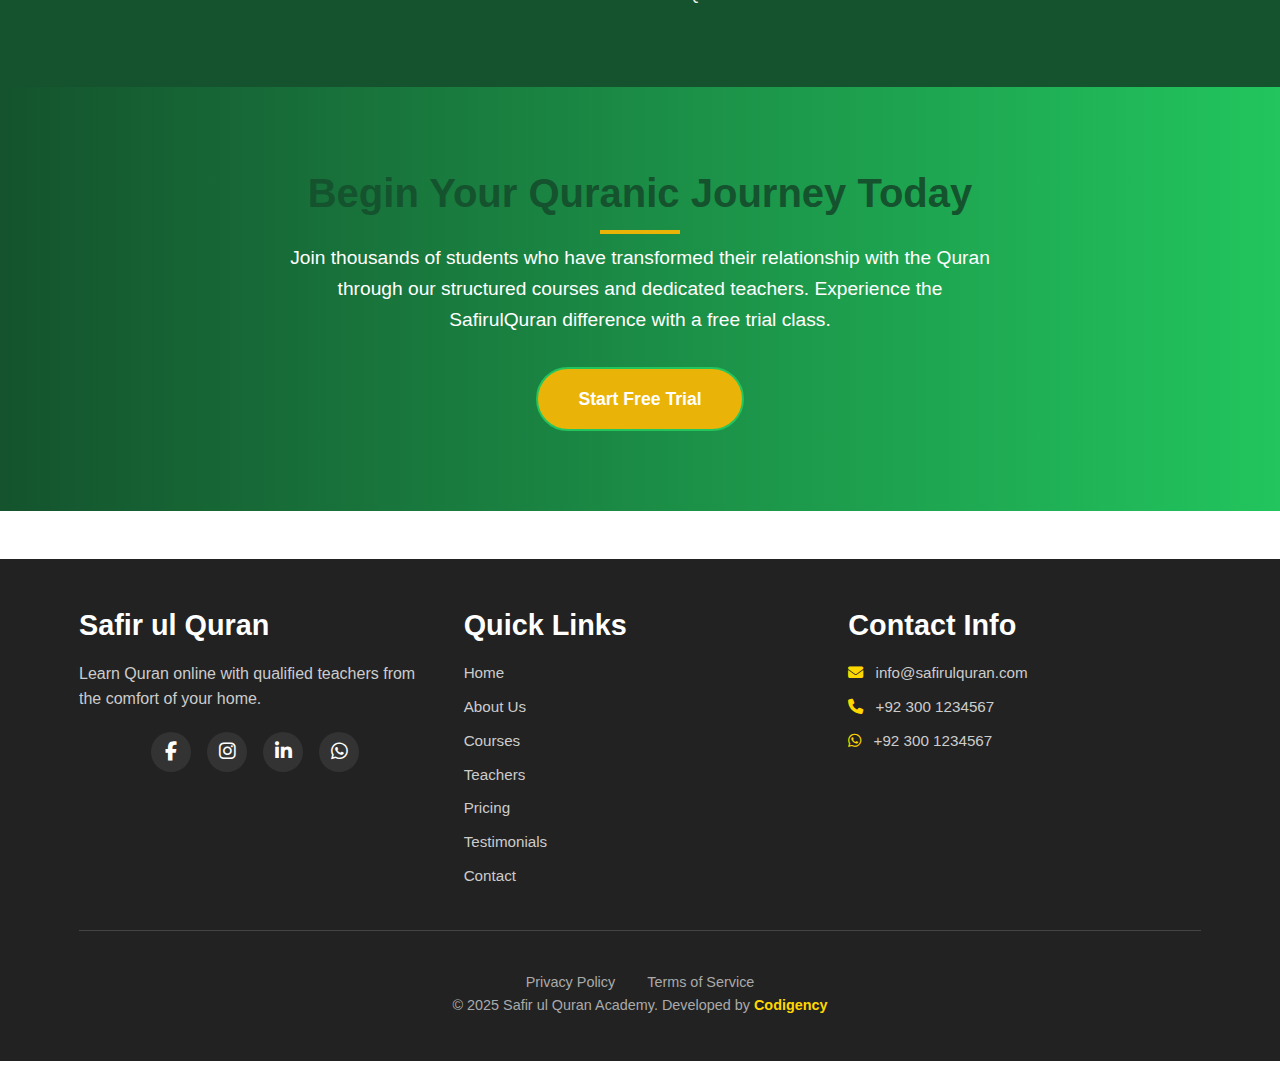
<file: testimionals.html>
<!DOCTYPE html>
<html lang="en">
<head>
    <meta charset="UTF-8">
    <meta name="viewport" content="width=device-width, initial-scale=1.0">
    <title>Student Testimonials - SafirulQuran Online Quran Academy</title>
    <link rel="stylesheet" href="https://cdnjs.cloudflare.com/ajax/libs/font-awesome/6.4.0/css/all.min.css">
  <link rel="stylesheet" href="style.css">
</head>
<body>
    <!-- Header -->
    <header id="header">
        <div class="container header-container">
            <div class="logo">
                <!-- Logo Image -->
                <a href="#home">
                    <img src="logo.png" alt="Safir ul Quran Academy Logo" class="logo-img">
                </a>
            </div>

            <!-- Hamburger Menu (Mobile) -->
            <button class="hamburger" id="hamburger">
                ☰
            </button>

           <!-- Navigation Menu -->
            <ul class="nav-menu" id="navMenu">
                <li><a href="index.html">Home</a></li>
                <li><a href="about.html">About</a></li>
                <li><a href="cources.html">Courses</a></li>
                <li><a href="pricing.html">Pricing</a></li>
                <li><a href="testimionals.html">Testimonials</a></li>
                <li><a href="contact.html">Contact</a></li>
            </ul>
        </div>
    </header>

  <!-- Page Header -->
<section class="page-header">
    <div class="overlay"></div> <!-- dark overlay -->
    <div class="container">
        <h1 class="page-title">Testimonials</h1>
        <p class="page-subtitle">
            Hear from our students about their transformative journey with SafirulQuran Online Quran Academy
        </p>
    </div>
</section>

    <section class="testimonials-section">
        <div class="container">
            <h2 class="section-title">What Our Students Say</h2>
            <div class="testimonials-grid">
                <!-- Testimonial 1 -->
                <div class="testimonial-card" id="testimonial-ahmed">
                    <p class="testimonial-text">"Before joining SafirulQuran, I struggled with Tajweed rules and proper pronunciation. My teacher's patience and expertise transformed my recitation completely. I can now recite with confidence and understanding. This academy has been a blessing for me and my family."</p>
                    <div class="student-info">
                        <div class="student-avatar">A</div>
                        <div class="student-details">
                            <h4>Ahmed Rahman</h4>
                            <p>Advanced Tajweed Course</p>
                            <div class="rating">★★★★★</div>
                        </div>
                    </div>
                </div>

                <!-- Testimonial 2 -->
                <div class="testimonial-card" id="testimonial-fatima">
                    <p class="testimonial-text">"As a working professional with limited time, I was skeptical about online learning. But SafirulQuran's flexible scheduling and personalized approach made it possible for me to memorize significant portions of the Quran. The teachers are not just instructors but mentors who care about your spiritual growth."</p>
                    <div class="student-info">
                        <div class="student-avatar">F</div>
                        <div class="student-details">
                            <h4>Fatima Khan</h4>
                            <p>Hifz Program</p>
                            <div class="rating">★★★★★</div>
                        </div>
                    </div>
                </div>

                <!-- Testimonial 3 -->
                <div class="testimonial-card" id="testimonial-mohammad">
                    <p class="testimonial-text">"I enrolled my children in SafirulQuran's Kids Program, and I'm amazed at their progress. The teachers make learning engaging with interactive methods. My children now look forward to their Quran classes. The academy's emphasis on Islamic values alongside Quranic education is truly commendable."</p>
                    <div class="student-info">
                        <div class="student-avatar">M</div>
                        <div class="student-details">
                            <h4>Mohammad Ali</h4>
                            <p>Parent of Two Students</p>
                            <div class="rating">★★★★★</div>
                        </div>
                    </div>
                </div>

                <!-- Testimonial 4 -->
                <div class="testimonial-card" id="testimonial-sarah">
                    <p class="testimonial-text">"Being a revert to Islam, I needed to start from scratch. The teachers at SafirulQuran were incredibly supportive and understanding. They tailored the lessons to my pace and ensured I built a strong foundation. I've not only learned to read Quran but also gained a deeper understanding of my faith."</p>
                    <div class="student-info">
                        <div class="student-avatar">S</div>
                        <div class="student-details">
                            <h4>Sarah Johnson</h4>
                            <p>Quran Reading Basics</p>
                            <div class="rating">★★★★★</div>
                        </div>
                    </div>
                </div>

                <!-- Testimonial 5 -->
                <div class="testimonial-card" id="testimonial-ibrahim">
                    <p class="testimonial-text">"The Arabic language course at SafirulQuran has been transformative. I can now understand the Quran in its original language, which has deepened my connection with the words of Allah. The curriculum is well-structured, and the teachers are knowledgeable and passionate."</p>
                    <div class="student-info">
                        <div class="student-avatar">I</div>
                        <div class="student-details">
                            <h4>Ibrahim Malik</h4>
                            <p>Arabic Language Program</p>
                            <div class="rating">★★★★★</div>
                        </div>
                    </div>
                </div>

                <!-- Testimonial 6 -->
                <div class="testimonial-card" id="testimonial-zainab">
                    <p class="testimonial-text">"After trying several online Quran academies, I finally found a home at SafirulQuran. The attention to detail in Tajweed, the comprehensive curriculum, and the genuine care shown by the administration set this academy apart. I've recommended it to all my friends and family."</p>
                    <div class="student-info">
                        <div class="student-avatar">Z</div>
                        <div class="student-details">
                            <h4>Zainab Hussain</h4>
                            <p>Complete Quranic Studies</p>
                            <div class="rating">★★★★★</div>
                        </div>
                    </div>
                </div>
            </div>
        </div>
    </section>

    <section class="stats-section">
        <div class="container">
            <div class="stats-container">
                <div class="stat-item">
                    <div class="stat-number">2,500+</div>
                    <div class="stat-label">Students Enrolled</div>
                </div>
                <div class="stat-item">
                    <div class="stat-number">15+</div>
                    <div class="stat-label">Countries</div>
                </div>
                <div class="stat-item">
                    <div class="stat-number">50+</div>
                    <div class="stat-label">Qualified Teachers</div>
                </div>
                <div class="stat-item">
                    <div class="stat-number">98%</div>
                    <div class="stat-label">Satisfaction Rate</div>
                </div>
            </div>
        </div>
    </section>

    <section class="cta-section">
        <div class="container">
            <h2>Begin Your Quranic Journey Today</h2>
            <p>Join thousands of students who have transformed their relationship with the Quran through our structured courses and dedicated teachers. Experience the SafirulQuran difference with a free trial class.</p>
            <a href="#" class="cta-button">Start Free Trial</a>
        </div>
    </section>

    <!-- Footer -->
    <footer>
        <div class="container">
            <div class="footer-container">
                
                <!-- Column 1 -->
                <div class="footer-col">
                    <h3>Safir ul Quran</h3>
                    <p>Learn Quran online with qualified teachers from the comfort of your home.</p>
                    <div class="social-links">
                        <a href="https://facebook.com" target="_blank"><i class="fab fa-facebook-f"></i></a>
                        <a href="https://instagram.com" target="_blank"><i class="fab fa-instagram"></i></a>
                        <a href="https://linkedin.com" target="_blank"><i class="fab fa-linkedin-in"></i></a>
                        <a href="https://wa.me/923001234567" target="_blank"><i class="fab fa-whatsapp"></i></a>
                    </div>
                </div>

                <!-- Column 2 -->
                <div class="footer-col">
                    <h3>Quick Links</h3>
                    <ul class="footer-links">
                        <li><a href="#home">Home</a></li>
                        <li><a href="#about">About Us</a></li>
                        <li><a href="#courses">Courses</a></li>
                        <li><a href="#teachers">Teachers</a></li>
                        <li><a href="#pricing">Pricing</a></li>
                        <li><a href="#testimonials">Testimonials</a></li>
                        <li><a href="#contact">Contact</a></li>
                    </ul>
                </div>

                <!-- Column 3 -->
                <div class="footer-col">
                    <h3>Contact Info</h3>
                    <ul class="footer-links">
                        <li><i class="fas fa-envelope"></i> info@safirulquran.com</li>
                        <li><i class="fas fa-phone"></i> +92 300 1234567</li>
                        <li><i class="fab fa-whatsapp"></i> +92 300 1234567</li>
                    </ul>
                </div>

            </div>

            <!-- Copyright -->
            <div class="copyright">
                <div class="copyright-links">
                    <a href="privacy-policy.html">Privacy Policy</a>
                    <a href="terms-of-service.html">Terms of Service</a>
                </div>
                <p>
                    © 2025 Safir ul Quran Academy. Developed by 
                    <a href="https://www.codigency.com" class="codigency" target="_blank">Codigency</a>
                </p>
            </div>
        </div>
    </footer>

   <script src="script.js"></script>
</body>
</html>
</file>
<file: style.css>
/* home paje*/
   
   
   /* CSS Variables for Color Scheme */
        :root {
            --primary: #14532d;
            --secondary: #22c55e;
            --accent: #eab308;
            --background: #ffffff;
            --background-alt: #fafaf5;
            --text-dark: #1e293b;
            --text-muted: #6b7280;
        }

        /* Global Styles */
        * {
            margin: 0;
            padding: 0;
            box-sizing: border-box;
            font-family: 'Segoe UI', Tahoma, Geneva, Verdana, sans-serif;
        }

        body {
            background-color: var(--background);
            color: var(--text-dark);
            line-height: 1.6;
        }

        .container {
            width: 90%;
            max-width: 1200px;
            margin: 0 auto;
            padding: 0 15px;
        }

        section {
            padding: 80px 0;
        }

        h1, h2, h3, h4 {
            margin-bottom: 20px;
         
            line-height: 1.3;
        }

        h1 {
            font-size: 2.8rem;
        }

        h2 {
            font-size: 2.2rem;
            text-align: center;
            margin-bottom: 50px;
            position: relative;
        }

        h2:after {
            content: '';
            position: absolute;
            bottom: -15px;
            left: 50%;
            transform: translateX(-50%);
            width: 80px;
            height: 4px;
            background-color: var(--accent);
        }

        h3 {
            font-size: 1.8rem;
        }

        p {
            margin-bottom: 20px;
           
        }

        .btn {
            display: inline-block;
            padding: 12px 30px;
            background-color: var(--secondary);
            color: white;
            border: none;
            border-radius: 5px;
            font-size: 1rem;
            font-weight: 600;
            cursor: pointer;
            text-decoration: none;
        }

        .btn:hover {
            background-color: var(--primary);
        }

        .btn-outline {
            background-color: transparent;
            border: 2px solid var(--secondary);
            color: var(--secondary);
        }

        .btn-outline:hover {
            background-color: var(--secondary);
            color: white;
        }

       /* Header Styles */
        header {
            background-color: #222;
            box-shadow: 0 2px 10px rgba(0, 0, 0, 0.3);
            position: fixed;
            width: 100%;
            top: 0;
            z-index: 1000;
        }

        .header-container {
            display: flex;
            justify-content: space-between;
            align-items: center;
            padding: 1rem 0;
        }

        .logo {
            display: flex;
            align-items: center;
        }

        .logo h1 {
            font-size: 1.6rem;
            margin-bottom: 0;
            color: #fff;
        }

        .logo span {
            color: #ffd700;
        }

        /* Navigation Menu */
        .nav-menu {
            display: flex;
            list-style: none;
        }

        .nav-menu li {
            margin-left: 1.5rem;
        }

        .nav-menu a {
            text-decoration: none;
            color: #ccc;
            font-weight: 600;
        }

        .nav-menu a:hover {
            color: #ffd700;
        }

        /* Hamburger (Mobile Menu) */
        .hamburger {
            display: none;
            cursor: pointer;
            background: none;
            border: none;
            font-size: 1.8rem;
            color: #ffd700;
        }

        /* Logo Image */
        .logo-img {
            height: 55px;
            width: auto;
        }

        /* ---------- Mobile Menu ---------- */
        @media (max-width: 768px) {
            .nav-menu {
                flex-direction: column;
                position: absolute;
                top: 70px;
                left: 0;
                width: 100%;
                background: #222;
                text-align: center;
                max-height: 0;
                overflow: hidden;
                z-index: 999;
                border-radius: 0 0 8px 8px;
            }

            .nav-menu.active {
                max-height: 600px;
                padding: 1rem 0;
            }

            .nav-menu li {
                margin: 1rem 0;
            }

            .nav-menu a {
                font-size: 1.2rem;
                display: block;
                padding: 0.8rem 0;
                color: white;
            }

            .hamburger {
                display: block;
            }
        }

        /* Hero Section */
        .hero {
           background: linear-gradient(
    rgba(20, 83, 45, 0.4),   /* upper layer */
    rgba(20, 83, 45, 0.4)    /* lower layer */
), url('heroh.jpg');

            background-size: cover;
            background-position: center;
            color: white;
            padding: 180px 0 100px;
            text-align: center;
        }

        .hero h1 {
            color: white;
            font-size: 3.5rem;
            margin-bottom: 20px;
        }

        .hero p {
            color: rgba(255, 255, 255, 0.9);
            font-size: 1.2rem;
            max-width: 700px;
            margin: 0 auto 30px;
        }

        /* About Section */
        .about {
            background-color: var(--background-alt);
        }

        .about-content {
            display: flex;
            align-items: center;
            gap: 50px;
        }

        .about-text {
            flex: 1;
        }

        .about-image {
            flex: 1;
            border-radius: 10px;
            overflow: hidden;
            box-shadow: 0 10px 30px rgba(0, 0, 0, 0.1);
        }

        .about-image img {
            width: 100%;
            height: auto;
            display: block;
        }

        /* Courses Section */
        .courses-grid {
            display: grid;
            grid-template-columns: repeat(auto-fit, minmax(300px, 1fr));
            gap: 30px;
        }

        .course-card {
            background-color: white;
            border-radius: 10px;
            overflow: hidden;
            box-shadow: 0 5px 15px rgba(0, 0, 0, 0.05);
        }

        .course-image {
            height: 200px;
            overflow: hidden;
        }

        .course-image img {
            width: 100%;
            height: 100%;
            object-fit: cover;
        }

        .course-content {
            padding: 25px;
        }

        .course-content h3 {
            margin-bottom: 10px;
            font-size: 1.5rem;
        }

        /* Why Choose Us Section */
        .why-choose-us {
            background-color: var(--background-alt);
        }

        .features {
            display: grid;
            grid-template-columns: repeat(auto-fit, minmax(250px, 1fr));
            gap: 30px;
        }

        .feature {
            text-align: center;
            padding: 30px 20px;
            background-color: white;
            border-radius: 10px;
            box-shadow: 0 5px 15px rgba(0, 0, 0, 0.05);
        }

        .feature-icon {
            font-size: 3rem;
            color: var(--secondary);
            margin-bottom: 20px;
        }

        /* Teachers Section */
        .teachers-grid {
            display: grid;
            grid-template-columns: repeat(auto-fit, minmax(250px, 1fr));
            gap: 30px;
        }

        .teacher-card {
            background-color: white;
            border-radius: 10px;
            overflow: hidden;
            box-shadow: 0 5px 15px rgba(0, 0, 0, 0.05);
            text-align: center;
        }

        .teacher-image {
            height: 250px;
            overflow: hidden;
        }

        .teacher-image img {
            width: 100%;
            height: 100%;
            object-fit: cover;
        }

        .teacher-info {
            padding: 20px;
        }

        .teacher-info h3 {
            margin-bottom: 5px;
        }

        .teacher-title {
            color: var(--secondary);
            font-weight: 500;
            margin-bottom: 15px;
        }

        /* Pricing Plans Section */
        .pricing-plans {
            background-color: var(--background-alt);
        }
        
        .plans-container {
            display: grid;
            grid-template-columns: repeat(auto-fit, minmax(350px, 1fr));
            gap: 2.5rem;
        }
        
        .pricing-card {
            background: white;
            border-radius: 12px;
            overflow: hidden;
            box-shadow: 0 10px 30px rgba(0, 0, 0, 0.08);
            transition: transform 0.3s ease, box-shadow 0.3s ease;
            position: relative;
        }
        
        .pricing-card.featured {
            transform: scale(1.05);
            border: 2px solid var(--accent);
        }
        
        .pricing-card:hover {
            transform: translateY(-10px);
            box-shadow: 0 15px 40px rgba(0, 0, 0, 0.12);
        }
        
        .pricing-card.featured:hover {
            transform: scale(1.05) translateY(-10px);
        }
        
        .popular-badge {
            position: absolute;
            top: 20px;
            right: -30px;
            background: var(--accent);
            color: white;
            padding: 0.5rem 2rem;
            font-weight: 600;
            transform: rotate(45deg);
            font-size: 0.9rem;
            z-index: 1;
        }
        
        .pricing-header {
            padding: 2.5rem 2rem;
            text-align: center;
            background: linear-gradient(135deg, var(--primary), var(--secondary));
            color: white;
            position: relative;
        }
        
        .pricing-header h3 {
            font-size: 1.8rem;
            margin-bottom: 1rem;
            color: white;
        }
        
        .price-container {
            margin-bottom: 1rem;
        }
        
        .price {
            font-size: 3rem;
            font-weight: 700;
            margin-bottom: 0.5rem;
        }
        
        .price-period {
            font-size: 1rem;
            opacity: 0.9;
        }
        
        .original-price {
            text-decoration: line-through;
            font-size: 1.5rem;
            opacity: 0.7;
            margin-right: 0.5rem;
        }
        
        .discount-badge {
            display: inline-block;
            background: var(--accent);
            color: white;
            padding: 0.3rem 0.8rem;
            border-radius: 20px;
            font-size: 0.9rem;
            font-weight: 600;
            margin-top: 0.5rem;
        }
        
        .pricing-features {
            padding: 2rem;
        }
        
        .pricing-features ul {
            list-style: none;
            margin-bottom: 2rem;
        }
        
        .pricing-features li {
            margin-bottom: 1rem;
            display: flex;
            align-items: center;
            font-size: 0.95rem;
        }
        
        .pricing-features i {
            margin-right: 0.8rem;
            font-size: 1.1rem;
            width: 20px;
            text-align: center;
        }
        
        .pricing-features .fa-check {
            color: var(--secondary);
        }
        
        .pricing-features .fa-times {
            color: #e74c3c;
        }
        
        .pricing-button {
            display: block;
            width: 100%;
            padding: 1rem;
            background: var(--primary);
            color: white;
            text-align: center;
            text-decoration: none;
            border-radius: 6px;
            font-weight: 600;
            font-size: 1.1rem;
            transition: background 0.3s ease;
            border: none;
            cursor: pointer;
        }
        
        .pricing-button:hover {
            background: var(--secondary);
        }
        
        .featured .pricing-button {
            background: var(--accent);
        }
        
        .featured .pricing-button:hover {
            background: #d69c06;
        }

        /* Savings Calculator */
        .savings-calculator {
            background: white;
            border-radius: 12px;
            padding: 3rem;
            box-shadow: 0 10px 30px rgba(0, 0, 0, 0.08);
            margin: 4rem auto;
            max-width: 800px;
        }
        
        .calculator-title {
            text-align: center;
            margin-bottom: 2rem;
            color: var(--primary);
            font-size: 1.8rem;
        }
        
        .calculator-grid {
            display: grid;
            grid-template-columns: repeat(auto-fit, minmax(200px, 1fr));
            gap: 2rem;
        }
        
        .calculator-item {
            text-align: center;
            padding: 1.5rem;
            background: var(--background-alt);
            border-radius: 8px;
        }
        
        .calculator-item h4 {
            margin-bottom: 1rem;
            color: var(--primary);
            font-size: 1.2rem;
        }
        
        .calculator-value {
            font-size: 2rem;
            font-weight: 700;
            color: var(--secondary);
            margin-bottom: 0.5rem;
        }

        .calculator-item p {
            color: var(--text-muted);
            font-size: 0.9rem;
        }

        /* Responsive Design */
        @media (max-width: 768px) {
            .plans-container {
                grid-template-columns: 1fr;
                gap: 2rem;
            }
            
            .pricing-card.featured {
                transform: scale(1);
            }
            
            .pricing-card.featured:hover {
                transform: translateY(-10px);
            }
            
            .popular-badge {
                right: -25px;
                padding: 0.4rem 1.5rem;
                font-size: 0.8rem;
            }
            
            .pricing-header {
                padding: 2rem 1.5rem;
            }
            
            .price {
                font-size: 2.5rem;
            }
            
            .savings-calculator {
                padding: 2rem;
                margin: 3rem auto;
            }
            
            .calculator-grid {
                grid-template-columns: 1fr;
                gap: 1.5rem;
            }
        }

        @media (max-width: 480px) {
            section {
                padding: 60px 0;
            }
            
            h2 {
                font-size: 1.8rem;
            }
            
            .pricing-header {
                padding: 1.5rem 1rem;
            }
            
            .pricing-features {
                padding: 1.5rem;
            }
        }
        
        /* Testimonials Section */
        .testimonials-slider {
            max-width: 800px;
            margin: 0 auto;
            position: relative;
            overflow: hidden;
        }

        .testimonials-track {
            display: flex;
        }

        .testimonial {
            min-width: 100%;
            padding: 30px;
            background-color: white;
            border-radius: 10px;
            box-shadow: 0 5px 15px rgba(0, 0, 0, 0.05);
            text-align: center;
        }

        .testimonial-text {
            font-style: italic;
            margin-bottom: 20px;
        }

        .testimonial-author {
            display: flex;
            align-items: center;
            justify-content: center;
        }

        .author-image {
            width: 60px;
            height: 60px;
            border-radius: 50%;
            overflow: hidden;
            margin-right: 15px;
        }

        .author-image img {
            width: 100%;
            height: 100%;
            object-fit: cover;
        }

        .author-info h4 {
            margin-bottom: 5px;
            font-size: 1.2rem;
        }

        .author-info p {
            margin-bottom: 0;
            color: var(--text-muted);
        }

        .slider-nav {
            display: flex;
            justify-content: center;
            margin-top: 30px;
        }

        .slider-dot {
            width: 12px;
            height: 12px;
            border-radius: 50%;
            background-color: #ddd;
            margin: 0 5px;
            cursor: pointer;
        }

        .slider-dot.active {
            background-color: var(--secondary);
        }

     /* Contact Section */
        .contact {
            background-color: var(--background-alt);
            padding: 5rem 0;
            border-radius: 15px;
            box-shadow: 0 10px 30px rgba(0, 0, 0, 0.05);
        }

        #contact-title {
            text-align: center;
            font-size: 2.5rem;
            color: var(--primary);
            margin-bottom: 1rem;
            position: relative;
        }

        #contact-title::after {
            content: '';
            position: absolute;
            bottom: -10px;
            left: 50%;
            transform: translateX(-50%);
            width: 80px;
            height: 4px;
            background-color: var(--accent);
            border-radius: 2px;
        }

        .contact-container {
            display: grid;
            grid-template-columns: repeat(auto-fit, minmax(300px, 1fr));
            gap: 50px;
            margin-top: 3rem;
            padding: 0 2rem;
        }

        .contact-info {
            background: white;
            padding: 2.5rem;
            border-radius: 12px;
            box-shadow: 0 5px 15px rgba(0, 0, 0, 0.08);
            height: fit-content;
        }

        #contact-info-title {
            color: var(--primary);
            font-size: 1.8rem;
            margin-bottom: 1rem;
        }

        #contact-info-description {
            color: var(--text-muted);
            margin-bottom: 2rem;
            font-size: 1.1rem;
            line-height: 1.6;
        }

        .contact-details {
            list-style: none;
            margin-bottom: 2.5rem;
        }

        .contact-details li {
            display: flex;
            align-items: center;
            margin-bottom: 1.5rem;
            padding: 1rem;
            background: var(--background-alt);
            border-radius: 8px;
            transition: transform 0.3s ease, box-shadow 0.3s ease;
        }

        .contact-details li:hover {
            transform: translateY(-3px);
            box-shadow: 0 5px 15px rgba(0, 0, 0, 0.1);
        }

        .contact-details li i {
            display: flex;
            align-items: center;
            justify-content: center;
            width: 50px;
            height: 50px;
            background: linear-gradient(135deg, var(--primary), var(--secondary));
            color: white;
            border-radius: 50%;
            margin-right: 15px;
            font-size: 1.2rem;
            flex-shrink: 0;
        }

        .contact-details li span {
            font-weight: 500;
            color: var(--text-dark);
        }

        .social-links {
            display: flex;
            gap: 1rem;
            justify-content: center;
        }

        .social-links a {
            display: flex;
            align-items: center;
            justify-content: center;
            width: 50px;
            height: 50px;
            background: var(--primary);
            color: white;
            border-radius: 50%;
            text-decoration: none;
            transition: all 0.3s ease;
            font-size: 1.2rem;
        }

        .social-links a:hover {
            background: var(--secondary);
            transform: translateY(-5px);
            box-shadow: 0 5px 15px rgba(34, 197, 94, 0.3);
        }

        /* Contact Form */
        .contact-form {
            background: white;
            padding: 2.5rem;
            border-radius: 12px;
            box-shadow: 0 5px 15px rgba(0, 0, 0, 0.08);
        }

        .form-group {
            margin-bottom: 1.5rem;
        }

        .form-group label {
            display: block;
            margin-bottom: 0.5rem;
            color: var(--primary);
            font-weight: 600;
        }

        .form-group input,
        .form-group textarea,
        .form-group select {
            width: 100%;
            padding: 0.8rem 1rem;
            border: 1px solid #ddd;
            border-radius: 8px;
            font-size: 1rem;
            transition: border-color 0.3s ease, box-shadow 0.3s ease;
        }

        .form-group input:focus,
        .form-group textarea:focus,
        .form-group select:focus {
            outline: none;
            border-color: var(--secondary);
            box-shadow: 0 0 0 3px rgba(34, 197, 94, 0.1);
        }

        .form-group textarea {
            min-height: 120px;
            resize: vertical;
        }

        .submit-btn {
            background: linear-gradient(135deg, var(--primary), var(--secondary));
            color: white;
            border: none;
            padding: 1rem 2rem;
            border-radius: 50px;
            font-size: 1.1rem;
            font-weight: 600;
            cursor: pointer;
            transition: all 0.3s ease;
            width: 100%;
            display: flex;
            align-items: center;
            justify-content: center;
            gap: 0.5rem;
        }

        .submit-btn:hover {
            transform: translateY(-3px);
            box-shadow: 0 5px 15px rgba(34, 197, 94, 0.4);
        }

        /* Responsive Design */
        @media (max-width: 768px) {
            .contact-container {
                grid-template-columns: 1fr;
                gap: 30px;
                padding: 0 1rem;
            }
            
            #contact-title {
                font-size: 2rem;
            }
            
            .contact-info, .contact-form {
                padding: 1.5rem;
            }
            
            .social-links {
                justify-content: flex-start;
            }
        }

        /* Footer */
        footer {
            background: #222;
            color: #ccc;
            padding: 3rem 0 1.5rem;
            margin-top: 3rem;
        }

        .footer-container {
            display: grid;
            grid-template-columns: repeat(auto-fit, minmax(250px, 1fr));
            gap: 2rem;
        }

        .footer-col h3 {
            color: #fff;
            margin-bottom: 1rem;
        }

        .footer-links {
            list-style: none;
            padding: 0;
            margin: 0;
        }

        .footer-links li {
            margin-bottom: 0.6rem;
            color: #ccc;
            font-size: 0.95rem;
        }

        .footer-links li i {
            margin-right: 8px;
            color: #ffd700;
        }

        .footer-links a {
            color: #ccc;
            text-decoration: none;
        }

        .footer-links a:hover {
            color: #ffd700;
        }

        /* Social Links */
        .social-links {
            margin-top: 1rem;
            display: flex;
            gap: 1rem;
        }

        .social-links a {
            width: 40px;
            height: 40px;
            background: #333;
            color: #fff;
            border-radius: 50%;
            display: flex;
            align-items: center;
            justify-content: center;
        }

        .social-links a:hover {
            background: #ffd700;
            color: #222;
        }

        /* Copyright */
        .copyright {
            margin-top: 2rem;
            text-align: center;
            font-size: 0.9rem;
            color: #aaa;
            border-top: 1px solid #444;
            padding-top: 1.5rem;
        }

        .copyright-links {
            margin-top: 1rem;
            display: flex;
            justify-content: center;
            gap: 2rem;
            flex-wrap: wrap;
        }

        .copyright-links a {
            color: #aaa;
            text-decoration: none;
        }

        .copyright-links a:hover {
            color: #ffd700;
        }

        .codigency {
            color: #ffd700;
            font-weight: bold;
            text-decoration: none;
        }


        /* Footer Logo */
.footer-logo {
    max-width: 180px;
    margin-bottom: 1rem;
    display: block;
}


        @media (max-width: 768px) {
            .testimonials-grid {
                grid-template-columns: 1fr;
            }
            
            .stats-container {
                flex-direction: column;
            }
            
            .page-title {
                font-size: 2rem;
            }
            
            .page-subtitle {
                font-size: 1rem;
            }
            
            .copyright-links {
                flex-direction: column;
                gap: 0.5rem;
            }
        }


  





         /* about paje*/
           
        /* Hero Section */
        #about-hero {
            background: linear-gradient(
    rgba(20, 83, 45, 0.4),   /* upper layer */
    rgba(20, 83, 45, 0.4)    /* lower layer */
), url('6.jpg');
            background-size: cover;
            background-position: center;
            background-attachment: fixed;
            color: white;
            padding: 12rem 0 6rem;
            text-align: center;
            margin-top: -80px;
        }
        
        #about-hero h1 {
            font-size: 3.5rem;
            margin-bottom: 1.5rem;
        }
        
        #about-hero p {
            font-size: 1.3rem;
            max-width: 800px;
            margin: 0 auto;
        }
        
        /* Section Styles */
        section {
            padding: 6rem 0;
        }
        
        .section-title {
            text-align: center;
            margin-bottom: 4rem;
        }
        
        .section-title h2 {
            font-size: 2.5rem;
            position: relative;
            display: inline-block;
            padding-bottom: 1rem;
        }
        
        .section-title h2::after {
            content: '';
            position: absolute;
            bottom: 0;
            left: 50%;
            transform: translateX(-50%);
            width: 100px;
            height: 4px;
            background-color: var(--accent);
        }
        
        .section-title p {
            max-width: 700px;
            margin: 1.5rem auto 0;
            color: var(--text-muted);
        }
        
        /* Mission Section */
        #mission {
            background-color: var(--background-alt);
        }
        
        .mission-content {
            display: grid;
            grid-template-columns: 1fr 1fr;
            gap: 4rem;
            align-items: center;
        }
        
        .mission-image {
            border-radius: 12px;
            overflow: hidden;
            box-shadow: 0 20px 40px rgba(0, 0, 0, 0.1);
        }
        
        .mission-image img {
            width: 100%;
            height: auto;
            display: block;
            transition: transform 0.5s ease;
        }
        
        .mission-image:hover img {
            transform: scale(1.05);
        }
        
        .mission-text h3 {
            font-size: 2rem;
            margin-bottom: 1.5rem;
            color: var(--primary);
        }
        
        .mission-text p {
            margin-bottom: 1.5rem;
            font-size: 1.1rem;
        }
        
        /* Values Section */
        #values {
            padding: 6rem 0;
        }
        
        .values-grid {
            display: grid;
            grid-template-columns: repeat(auto-fit, minmax(300px, 1fr));
            gap: 2.5rem;
        }
        
        .value-card {
            background: white;
            padding: 2.5rem 2rem;
            border-radius: 12px;
            box-shadow: 0 10px 30px rgba(0, 0, 0, 0.08);
            text-align: center;
            transition: transform 0.3s ease, box-shadow 0.3s ease;
        }
        
        .value-card:hover {
            transform: translateY(-10px);
            box-shadow: 0 15px 40px rgba(0, 0, 0, 0.12);
        }
        
        .value-icon {
            width: 80px;
            height: 80px;
            background: linear-gradient(135deg, var(--primary), var(--secondary));
            color: white;
            border-radius: 50%;
            display: flex;
            align-items: center;
            justify-content: center;
            margin: 0 auto 1.5rem;
            font-size: 2rem;
        }
        
        .value-card h3 {
            font-size: 1.5rem;
            margin-bottom: 1rem;
            color: var(--primary);
        }
        
        /* Teachers Section */
        #teachers {
            background-color: var(--background-alt);
        }
        
        .teachers-grid {
            display: grid;
            grid-template-columns: repeat(auto-fit, minmax(300px, 1fr));
            gap: 2.5rem;
        }
        
        .teacher-card {
            background: white;
            border-radius: 12px;
            overflow: hidden;
            box-shadow: 0 10px 30px rgba(0, 0, 0, 0.08);
            transition: transform 0.3s ease;
        }
        
        .teacher-card:hover {
            transform: translateY(-10px);
        }
        
        .teacher-image {
            height: 300px;
            overflow: hidden;
        }
        
        .teacher-image img {
            width: 100%;
            height: 100%;
            object-fit: cover;
            transition: transform 0.5s ease;
        }
        
        .teacher-card:hover .teacher-image img {
            transform: scale(1.1);
        }
        
        .teacher-info {
            padding: 2rem;
        }
        
        .teacher-info h3 {
            font-size: 1.5rem;
            margin-bottom: 0.5rem;
            color: var(--primary);
        }
        
        .teacher-role {
            color: var(--secondary);
            font-weight: 600;
            margin-bottom: 1rem;
        }
        
        /* History Section */
        #history {
            padding: 6rem 0;
        }
        
        .history-timeline {
            position: relative;
            max-width: 800px;
            margin: 0 auto;
        }
        
        .history-timeline::before {
            content: '';
            position: absolute;
            left: 50%;
            top: 0;
            bottom: 0;
            width: 4px;
            background: var(--secondary);
            transform: translateX(-50%);
        }
        
        .timeline-item {
            position: relative;
            margin-bottom: 3rem;
            width: 50%;
        }
        
        .timeline-item:nth-child(odd) {
            left: 0;
            padding-right: 3rem;
            text-align: right;
        }
        
        .timeline-item:nth-child(even) {
            left: 50%;
            padding-left: 3rem;
        }
        
        .timeline-item::after {
            content: '';
            position: absolute;
            top: 0;
            width: 20px;
            height: 20px;
            border-radius: 50%;
            background: var(--accent);
            z-index: 1;
        }
        
        .timeline-item:nth-child(odd)::after {
            right: -10px;
        }
        
        .timeline-item:nth-child(even)::after {
            left: -10px;
        }
        
        .timeline-content {
            background: white;
            padding: 1.5rem;
            border-radius: 8px;
            box-shadow: 0 5px 15px rgba(0, 0, 0, 0.08);
        }
        
        .timeline-year {
            font-weight: 700;
            color: var(--primary);
            margin-bottom: 0.5rem;
        }
        
        /* CTA Section */
        #cta-section {
            background: linear-gradient(to right, var(--primary), var(--secondary));
            color: white;
            text-align: center;
            padding: 5rem 0;
        }
        
        #cta-section h2 {
            font-size: 2.5rem;
            margin-bottom: 1.5rem;
        }
        
        #cta-section p {
            font-size: 1.2rem;
            max-width: 700px;
            margin: 0 auto 2rem;
        }
        
        .cta-button {
            display: inline-block;
            padding: 1rem 2.5rem;
            background-color: var(--accent);
            color: white;
            text-decoration: none;
            border-radius: 50px;
            font-weight: 600;
            font-size: 1.1rem;
            transition: background-color 0.3s ease;
        }
        
        .cta-button:hover {
            background-color: #d69c06;
        }






        /* cources */

        /* Hero Section */
        #courses-hero {
            background: linear-gradient(
    rgba(20, 83, 45, 0.4),   /* upper layer */
    rgba(20, 83, 45, 0.4)    /* lower layer */
), url('3.jpg');
            background-size: cover;
            background-position: center;
            background-attachment: fixed;
            color: white;
            padding: 12rem 0 6rem;
            text-align: center;
            margin-top: -80px;
        }
        
        #courses-hero h1 {
            font-size: 3.5rem;
            margin-bottom: 1.5rem;
        }
        
        #courses-hero p {
            font-size: 1.3rem;
            max-width: 800px;
            margin: 0 auto;
        }
        
        /* Section Styles */
        section {
            padding: 6rem 0;
        }
        
        .section-title {
            text-align: center;
            margin-bottom: 4rem;
        }
        
        .section-title h2 {
            font-size: 2.5rem;
            position: relative;
            display: inline-block;
            padding-bottom: 1rem;
        }
        
        .section-title h2::after {
            content: '';
            position: absolute;
            bottom: 0;
            left: 50%;
            transform: translateX(-50%);
            width: 100px;
            height: 4px;
            background-color: var(--accent);
        }
        
        .section-title p {
            max-width: 700px;
            margin: 1.5rem auto 0;
            color: var(--text-muted);
        }
        
        /* Courses Grid */
        .courses-grid {
            display: grid;
            grid-template-columns: repeat(auto-fit, minmax(350px, 1fr));
            gap: 2.5rem;
        }
        
        .course-card {
            background: white;
            border-radius: 12px;
            overflow: hidden;
            box-shadow: 0 10px 30px rgba(0, 0, 0, 0.08);
            transition: transform 0.3s ease, box-shadow 0.3s ease;
        }
        
        .course-card:hover {
            transform: translateY(-10px);
            box-shadow: 0 15px 40px rgba(0, 0, 0, 0.12);
        }
        
        .course-image {
            height: 220px;
            overflow: hidden;
        }
        
        .course-image img {
            width: 100%;
            height: 100%;
            object-fit: cover;
            transition: transform 0.5s ease;
        }
        
        .course-card:hover .course-image img {
            transform: scale(1.1);
        }
        
        .course-content {
            padding: 2rem;
        }
        
        .course-category {
            display: inline-block;
            background: var(--secondary);
            color: white;
            padding: 0.3rem 0.8rem;
            border-radius: 20px;
            font-size: 0.8rem;
            font-weight: 600;
            margin-bottom: 1rem;
        }
        
        .course-content h3 {
            font-size: 1.5rem;
            margin-bottom: 1rem;
            color: var(--primary);
        }
        
        .course-meta {
            display: flex;
            justify-content: space-between;
            margin-bottom: 1.5rem;
            color: var(--text-muted);
            font-size: 0.9rem;
        }
        
        .course-meta span {
            display: flex;
            align-items: center;
        }
        
        .course-meta i {
            margin-right: 0.5rem;
            color: var(--accent);
        }
        
        .course-features {
            margin-bottom: 1.5rem;
        }
        
        .course-features li {
            margin-bottom: 0.5rem;
            display: flex;
            align-items: center;
        }
        
        .course-features i {
            color: var(--secondary);
            margin-right: 0.5rem;
        }
        
        .course-button {
            display: inline-block;
            width: 100%;
            padding: 0.8rem;
            background: var(--primary);
            color: white;
            text-align: center;
            text-decoration: none;
            border-radius: 6px;
            font-weight: 600;
            transition: background 0.3s ease;
        }
        
        .course-button:hover {
            background: var(--secondary);
        }
        
        /* Learning Path Section */
        #learning-path {
            background-color: var(--background-alt);
        }
        
        .path-container {
            max-width: 800px;
            margin: 0 auto;
        }
        
        .path-step {
            display: flex;
            margin-bottom: 3rem;
        }
        
        .path-step:nth-child(even) {
            flex-direction: row-reverse;
        }
        
        .path-icon {
            flex: 0 0 80px;
            height: 80px;
            background: linear-gradient(135deg, var(--primary), var(--secondary));
            color: white;
            border-radius: 50%;
            display: flex;
            align-items: center;
            justify-content: center;
            font-size: 1.8rem;
            margin: 0 2rem;
        }
        
        .path-content {
            flex: 1;
        }
        
        .path-content h3 {
            font-size: 1.5rem;
            margin-bottom: 1rem;
            color: var(--primary);
        }
        
        /* Testimonials Section */
        #testimonials {
            padding: 6rem 0;
        }
        
        .testimonials-grid {
            display: grid;
            grid-template-columns: repeat(auto-fit, minmax(300px, 1fr));
            gap: 2rem;
        }
        
        .testimonial-card {
            background: white;
            padding: 2rem;
            border-radius: 12px;
            box-shadow: 0 10px 30px rgba(0, 0, 0, 0.08);
        }
        
        .testimonial-text {
            font-style: italic;
            margin-bottom: 1.5rem;
            position: relative;
        }
        
        .testimonial-text::before {
            content: '"';
            font-size: 3rem;
            color: var(--secondary);
            position: absolute;
            top: -1rem;
            left: -1rem;
            opacity: 0.3;
        }
        
        .testimonial-author {
            font-weight: 600;
            color: var(--primary);
        }
        
        .testimonial-course {
            color: var(--text-muted);
            font-size: 0.9rem;
        }
        
        /* CTA Section */
        #cta-section {
            background: linear-gradient(to right, var(--primary), var(--secondary));
            color: white;
            text-align: center;
            padding: 5rem 0;
        }
        
        #cta-section h2 {
            font-size: 2.5rem;
            margin-bottom: 1.5rem;
        }
        
        #cta-section p {
            font-size: 1.2rem;
            max-width: 700px;
            margin: 0 auto 2rem;
        }
        
        .cta-button {
            display: inline-block;
            padding: 1rem 2.5rem;
            background-color: var(--accent);
            color: white;
            text-decoration: none;
            border-radius: 50px;
            font-weight: 600;
            font-size: 1.1rem;
            transition: background-color 0.3s ease;
        }
        
        .cta-button:hover {
            background-color: #d69c06;
        }








 /* pricing paje */














        /* Hero Section */
        .pricing-hero {
            background: linear-gradient(
    rgba(20, 83, 45, 0.4),   /* upper layer */
    rgba(20, 83, 45, 0.4)    /* lower layer */
), url('4.jpg');
            background-size: cover;
            background-position: center;
            background-attachment: fixed;
            color: white;
            padding: 12rem 0 6rem;
            text-align: center;
            margin-top: 70px;
        }
        
        .pricing-hero h1 {
            font-size: 3.5rem;
            margin-bottom: 1.5rem;
        }
        
        .pricing-hero p {
            font-size: 1.3rem;
            max-width: 800px;
            margin: 0 auto;
        }
        
        /* Section Styles */
        section {
            padding: 6rem 0;
        }
        
        .section-title {
            text-align: center;
            margin-bottom: 4rem;
        }
        
        .section-title h2 {
            font-size: 2.5rem;
            position: relative;
            display: inline-block;
            padding-bottom: 1rem;
        }
        
        .section-title h2::after {
            content: '';
            position: absolute;
            bottom: 0;
            left: 50%;
            transform: translateX(-50%);
            width: 100px;
            height: 4px;
            background-color: var(--accent);
        }
        
        .section-title p {
            max-width: 700px;
            margin: 1.5rem auto 0;
            color: var(--text-muted);
        }
        
        /* Pricing Plans */
        .pricing-plans {
            background-color: var(--background-alt);
        }
        
        .plans-container {
            display: grid;
            grid-template-columns: repeat(auto-fit, minmax(350px, 1fr));
            gap: 2.5rem;
        }
        
        .pricing-card {
            background: white;
            border-radius: 12px;
            overflow: hidden;
            box-shadow: 0 10px 30px rgba(0, 0, 0, 0.08);
            transition: transform 0.3s ease, box-shadow 0.3s ease;
            position: relative;
        }
        
        .pricing-card.featured {
            transform: scale(1.05);
            border: 2px solid var(--accent);
        }
        
        .pricing-card:hover {
            transform: translateY(-10px);
            box-shadow: 0 15px 40px rgba(0, 0, 0, 0.12);
        }
        
        .pricing-card.featured:hover {
            transform: scale(1.05) translateY(-10px);
        }
        
        .popular-badge {
            position: absolute;
            top: 20px;
            right: -30px;
            background: var(--accent);
            color: white;
            padding: 0.5rem 2rem;
            font-weight: 600;
            transform: rotate(45deg);
            font-size: 0.9rem;
        }
        
        .pricing-header {
            padding: 2.5rem 2rem;
            text-align: center;
            background: linear-gradient(135deg, var(--primary), var(--secondary));
            color: white;
        }
        
        .pricing-header h3 {
            font-size: 1.8rem;
            margin-bottom: 1rem;
        }
        
        .price {
            font-size: 3rem;
            font-weight: 700;
            margin-bottom: 0.5rem;
        }
        
        .price-period {
            font-size: 1rem;
            opacity: 0.9;
        }
        
        .original-price {
            text-decoration: line-through;
            font-size: 1.5rem;
            opacity: 0.7;
            margin-right: 0.5rem;
        }
        
        .discount-badge {
            display: inline-block;
            background: var(--accent);
            color: white;
            padding: 0.3rem 0.8rem;
            border-radius: 20px;
            font-size: 0.9rem;
            font-weight: 600;
            margin-top: 0.5rem;
        }
        
        .pricing-features {
            padding: 2rem;
        }
        
        .pricing-features ul {
            list-style: none;
            margin-bottom: 2rem;
        }
        
        .pricing-features li {
            margin-bottom: 1rem;
            display: flex;
            align-items: center;
        }
        
        .pricing-features i {
            color: var(--secondary);
            margin-right: 0.8rem;
            font-size: 1.1rem;
        }
        
        .pricing-button {
            display: block;
            width: 100%;
            padding: 1rem;
            background: var(--primary);
            color: white;
            text-align: center;
            text-decoration: none;
            border-radius: 6px;
            font-weight: 600;
            font-size: 1.1rem;
            transition: background 0.3s ease;
        }
        
        .pricing-button:hover {
            background: var(--secondary);
        }
        
        .featured .pricing-button {
            background: var(--accent);
        }
        
        .featured .pricing-button:hover {
            background: #d69c06;
        }
        
        /* Savings Calculator */
        .savings-calculator {
            background: white;
            border-radius: 12px;
            padding: 3rem;
            box-shadow: 0 10px 30px rgba(0, 0, 0, 0.08);
            margin: 4rem auto;
            max-width: 800px;
        }
        
        .calculator-title {
            text-align: center;
            margin-bottom: 2rem;
            color: var(--primary);
        }
        
        .calculator-grid {
            display: grid;
            grid-template-columns: repeat(auto-fit, minmax(200px, 1fr));
            gap: 2rem;
        }
        
        .calculator-item {
            text-align: center;
            padding: 1.5rem;
            background: var(--background-alt);
            border-radius: 8px;
        }
        
        .calculator-item h4 {
            margin-bottom: 1rem;
            color: var(--primary);
        }
        
        .calculator-value {
            font-size: 2rem;
            font-weight: 700;
            color: var(--secondary);
        }
        
        /* Value Comparison */
        .comparison-table {
            width: 100%;
            border-collapse: collapse;
            margin-top: 3rem;
        }
        
        .comparison-table th,
        .comparison-table td {
            padding: 1.2rem;
            text-align: center;
            border-bottom: 1px solid #eee;
        }
        
        .comparison-table th {
            background: var(--primary);
            color: white;
            font-weight: 600;
        }
        
        .comparison-table tr:nth-child(even) {
            background: var(--background-alt);
        }
        
        .checkmark {
            color: var(--secondary);
            font-size: 1.2rem;
        }
        
        .crossmark {
            color: #ef4444;
            font-size: 1.2rem;
        }
        
        /* FAQ Section */
        .faq-section {
            background-color: var(--background-alt);
        }
        
        .faq-container {
            max-width: 800px;
            margin: 0 auto;
        }
        
        .faq-item {
            background: white;
            border-radius: 8px;
            margin-bottom: 1.5rem;
            box-shadow: 0 5px 15px rgba(0, 0, 0, 0.05);
            overflow: hidden;
        }
        
        .faq-question {
            padding: 1.5rem;
            font-weight: 600;
            cursor: pointer;
            display: flex;
            justify-content: space-between;
            align-items: center;
            color: var(--primary);
        }
        
        .faq-answer {
            padding: 0 1.5rem;
            max-height: 0;
            overflow: hidden;
            transition: max-height 0.3s ease, padding 0.3s ease;
        }
        
        .faq-item.active .faq-answer {
            padding: 0 1.5rem 1.5rem;
            max-height: 500px;
        }
        
        .faq-toggle {
            transition: transform 0.3s ease;
        }
        
        .faq-item.active .faq-toggle {
            transform: rotate(180deg);
        }
        
        /* Guarantee Section */
        .guarantee {
            text-align: center;
            padding: 4rem 2rem;
            background: linear-gradient(135deg, var(--primary), var(--secondary));
            color: white;
            border-radius: 12px;
            margin: 4rem 0;
        }
        
        .guarantee h2 {
            font-size: 2.5rem;
            margin-bottom: 1.5rem;
        }
        
        .guarantee p {
            font-size: 1.2rem;
            max-width: 700px;
            margin: 0 auto 2rem;
        }
        
        /* CTA Section */
        .cta-section {
            background: white;
            text-align: center;
            padding: 5rem 0;
        }
        
        .cta-section h2 {
            font-size: 2.5rem;
            margin-bottom: 1.5rem;
            color: var(--primary);
        }
        
        .cta-section p {
            font-size: 1.2rem;
            max-width: 700px;
            margin: 0 auto 2rem;
           
        }
        
        .cta-buttons {
            display: flex;
            justify-content: center;
            gap: 1.5rem;
            flex-wrap: wrap;
        }
        
        .cta-button {
            display: inline-block;
            padding: 1rem 2.5rem;
            background-color: var(--accent);
            color: white;
            text-decoration: none;
            border-radius: 50px;
            font-weight: 600;
            font-size: 1.1rem;
            transition: background-color 0.3s ease;
        }
        
        .cta-button.secondary {
            background: transparent;
            border: 2px solid var(--primary);
            color: var(--primary);
        }
        
        .cta-button:hover {
            background-color: #d69c06;
        }
        
        .cta-button.secondary:hover {
            background: var(--primary);
            color: white;
        }
        








        /* testimoniaals paje */
        /* Page Content Styles */
.page-header {
    background: linear-gradient(
    rgba(20, 83, 45, 0.4),   /* upper layer */
    rgba(20, 83, 45, 0.4)    /* lower layer */
), url("5.jpg") center center/cover no-repeat;
    color: white;
    min-height: 45vh;   /* ab chhoti height rakhi */
    display: flex;
    align-items: center;
    justify-content: center;
    text-align: center;
    position: relative;
    overflow: hidden;
    margin-top: -1rem;
    padding: 0;
}

/* Dark overlay */
.page-header .overlay {
    position: absolute;
    top: 0;
    left: 0;
    width: 100%;
    height: 100%;
    background: rgba(0, 0, 0, 0.45);
    z-index: 0;
}

.page-title {
    font-size: 2.8rem;  /* thoda chhota title */
    font-weight: 700;
    margin-bottom: 0.8rem;
    position: relative;
    z-index: 1;
}

.page-subtitle {
    font-size: 1.1rem;
    opacity: 0.9;
    position: relative;
    z-index: 1;
    max-width: 700px;
    margin: 0 auto;
}



        .testimonials-section {
            padding: 3rem 0;
        }

        .section-title {
            text-align: center;
            margin-bottom: 2.5rem;
            color: var(--primary);
            font-size: 2rem;
            position: relative;
        }

        .section-title::after {
            content: "";
            display: block;
            width: 80px;
            height: 4px;
            background-color: var(--accent);
            margin: 0.5rem auto;
            border-radius: 2px;
        }

        .testimonials-grid {
            display: grid;
            grid-template-columns: repeat(auto-fill, minmax(350px, 1fr));
            gap: 2rem;
        }

        .testimonial-card {
            background-color: var(--background);
            border-radius: 10px;
            box-shadow: 0 5px 15px rgba(0, 0, 0, 0.05);
            padding: 2rem;
            position: relative;
            border-top: 4px solid var(--secondary);
        }

        .testimonial-card:hover {
            box-shadow: 0 10px 25px rgba(0, 0, 0, 0.1);
        }

        .testimonial-text {
            font-style: italic;
            margin-bottom: 1.5rem;
            position: relative;
            z-index: 1;
            color: var(--text-dark);
        }

        .student-info {
            display: flex;
            align-items: center;
        }

        .student-avatar {
            width: 60px;
            height: 60px;
            border-radius: 50%;
            background-color: var(--background-alt);
            display: flex;
            align-items: center;
            justify-content: center;
            margin-right: 1rem;
            font-weight: bold;
            color: var(--primary);
            font-size: 1.5rem;
            border: 2px solid var(--secondary);
        }

        .student-details h4 {
            color: var(--primary);
            margin-bottom: 0.2rem;
        }

        .student-details p {
            color: var(--text-muted);
            font-size: 0.9rem;
        }

        .rating {
            color: var(--accent);
            margin-top: 0.3rem;
        }

        .stats-section {
            background-color: var(--primary);
            color: white;
            padding: 3rem 0;
            text-align: center;
        }

        .stats-container {
            display: flex;
            justify-content: space-around;
            flex-wrap: wrap;
        }

        .stat-item {
            margin: 1rem;
            padding: 1rem;
        }

        .stat-number {
            font-size: 2.5rem;
            font-weight: 700;
            margin-bottom: 0.5rem;
        }

        .stat-label {
            font-size: 1.1rem;
            opacity: 0.9;
        }

        .cta-section {
            padding: 4rem 0;
            text-align: center;
            background-color: var(--background-alt);
        }

        .cta-section h2 {
            color: var(--primary);
            margin-bottom: 1rem;
            font-size: 2.2rem;
        }

        .cta-section p {
            max-width: 700px;
            margin: 0 auto 2rem;
        
        }

        .cta-button {
            display: inline-block;
            background-color: var(--secondary);
            color: white;
            padding: 0.8rem 2rem;
            border-radius: 50px;
            text-decoration: none;
            font-weight: 600;
            border: 2px solid var(--secondary);
        }

        .cta-button:hover {
            background-color: transparent;
            color: var(--secondary);
        }





         /* contact paje */
            /* Hero Section */
        .contact-hero {
           background: linear-gradient(
    rgba(20, 83, 45, 0.4),   /* upper layer */
    rgba(20, 83, 45, 0.4)    /* lower layer */
), url('2.jpg');
            background-size: cover;
            background-position: center;
            background-attachment: fixed;
            color: white;
            padding: 12rem 0 6rem;
            text-align: center;
            margin-top: 70px;
        }
        
        .contact-hero h1 {
            font-size: 3.5rem;
            margin-bottom: 1.5rem;
        }
        
        .contact-hero p {
            font-size: 1.3rem;
            max-width: 800px;
            margin: 0 auto;
        }
        
        /* Section Styles */
        section {
            padding: 6rem 0;
        }
        
        .section-title {
            text-align: center;
            margin-bottom: 4rem;
        }
        
        .section-title h2 {
            font-size: 2.5rem;
            position: relative;
            display: inline-block;
            padding-bottom: 1rem;
        }
        
        .section-title h2::after {
            content: '';
            position: absolute;
            bottom: 0;
            left: 50%;
            transform: translateX(-50%);
            width: 100px;
            height: 4px;
            background-color: var(--accent);
        }
        
        .section-title p {
            max-width: 700px;
            margin: 1.5rem auto 0;
            color: var(--text-muted);
        }
        
        /* Contact Methods */
        .contact-methods {
            background-color: var(--background-alt);
        }
        
        .methods-grid {
            display: grid;
            grid-template-columns: repeat(auto-fit, minmax(300px, 1fr));
            gap: 2.5rem;
        }
        
        .method-card {
            background: white;
            border-radius: 12px;
            padding: 2.5rem 2rem;
            box-shadow: 0 10px 30px rgba(0, 0, 0, 0.08);
            text-align: center;
            transition: transform 0.3s ease, box-shadow 0.3s ease;
        }
        
        .method-card:hover {
            transform: translateY(-10px);
            box-shadow: 0 15px 40px rgba(0, 0, 0, 0.12);
        }
        
        .method-icon {
            width: 80px;
            height: 80px;
            background: linear-gradient(135deg, var(--primary), var(--secondary));
            color: white;
            border-radius: 50%;
            display: flex;
            align-items: center;
            justify-content: center;
            margin: 0 auto 1.5rem;
            font-size: 2rem;
        }
        
        .method-card h3 {
            font-size: 1.5rem;
            margin-bottom: 1rem;
            color: var(--primary);
        }
        
        .method-card p {
            margin-bottom: 1.5rem;
            color: var(--text-muted);
        }
        
        .method-link {
            display: inline-block;
            padding: 0.8rem 1.5rem;
            background: var(--primary);
            color: white;
            text-decoration: none;
            border-radius: 6px;
            font-weight: 600;
            transition: background 0.3s ease;
        }
        
        .method-link:hover {
            background: var(--secondary);
        }
        
        /* Contact Form */
        .contact-form-section {
            background: white;
        }
        
        .form-container {
            display: grid;
            grid-template-columns: 1fr 1fr;
            gap: 4rem;
            align-items: start;
        }
        
        .form-info h3 {
            font-size: 1.8rem;
            margin-bottom: 1.5rem;
            color: var(--primary);
        }
        
        .form-info p {
            margin-bottom: 1.5rem;
            color: var(--text-muted);
        }
        
        .info-item {
            display: flex;
            align-items: flex-start;
            margin-bottom: 1.5rem;
        }
        
        .info-icon {
            width: 50px;
            height: 50px;
            background: var(--background-alt);
            border-radius: 50%;
            display: flex;
            align-items: center;
            justify-content: center;
            margin-right: 1rem;
            color: var(--primary);
            font-size: 1.2rem;
            flex-shrink: 0;
        }
        
        .info-content h4 {
            margin-bottom: 0.5rem;
            color: var(--primary);
        }
        
        .contact-form {
            background: var(--background-alt);
            padding: 2.5rem;
            border-radius: 12px;
            box-shadow: 0 10px 30px rgba(0, 0, 0, 0.08);
        }
        
        .form-group {
            margin-bottom: 1.5rem;
        }
        
        .form-group label {
            display: block;
            margin-bottom: 0.5rem;
            font-weight: 600;
            color: var(--text-dark);
        }
        
        .form-control {
            width: 100%;
            padding: 0.8rem 1rem;
            border: 1px solid #ddd;
            border-radius: 6px;
            font-family: inherit;
            font-size: 1rem;
            transition: border-color 0.3s ease;
        }
        
        .form-control:focus {
            outline: none;
            border-color: var(--primary);
        }
        
        textarea.form-control {
            min-height: 120px;
            resize: vertical;
        }
        
        .form-row {
            display: grid;
            grid-template-columns: 1fr 1fr;
            gap: 1rem;
        }
        
        .submit-btn {
            display: block;
            width: 100%;
            padding: 1rem;
            background: var(--primary);
            color: white;
            border: none;
            border-radius: 6px;
            font-size: 1.1rem;
            font-weight: 600;
            cursor: pointer;
            transition: background 0.3s ease;
        }
        
        .submit-btn:hover {
            background: var(--secondary);
        }
        
        /* FAQ Section */
        .faq-section {
            background-color: var(--background-alt);
        }
        
        .faq-container {
            max-width: 800px;
            margin: 0 auto;
        }
        
        .faq-item {
            background: white;
            border-radius: 8px;
            margin-bottom: 1.5rem;
            box-shadow: 0 5px 15px rgba(0, 0, 0, 0.05);
            overflow: hidden;
        }
        
        .faq-question {
            padding: 1.5rem;
            font-weight: 600;
            cursor: pointer;
            display: flex;
            justify-content: space-between;
            align-items: center;
            color: var(--primary);
        }
        
        .faq-answer {
            padding: 0 1.5rem;
            max-height: 0;
            overflow: hidden;
            transition: max-height 0.3s ease, padding 0.3s ease;
        }
        
        .faq-item.active .faq-answer {
            padding: 0 1.5rem 1.5rem;
            max-height: 500px;
        }
        
        .faq-toggle {
            transition: transform 0.3s ease;
        }
        
        .faq-item.active .faq-toggle {
            transform: rotate(180deg);
        }
        
    /* Map Section */
.map-section {
  padding: 0;
  height: 450px;
  position: relative;
}

.map-container {
  position: relative;
  height: 100%;
  width: 100%;
  overflow: hidden;
  border-radius: 12px;
  box-shadow: 0 6px 20px rgba(0,0,0,0.2);
}

.map-container iframe {
  width: 100%;
  height: 100%;
  border: none;
  filter: grayscale(20%) contrast(100%) brightness(95%);
  transition: filter 0.4s ease;
}

.map-container iframe:hover {
  filter: grayscale(0%) contrast(105%) brightness(100%);
}

/* Overlay text on map */
.map-overlay {
  position: absolute;
  top: 50%; left: 50%;
  transform: translate(-50%, -50%);
  text-align: center;
  background: rgba(20,83,45,0.85); /* var(--primary) with transparency */
  padding: 20px 30px;
  border-radius: 10px;
  color: #fff;
  box-shadow: 0 4px 15px rgba(0,0,0,0.3);
  animation: fadeInUp 1s ease;
}

.map-overlay i {
  font-size: 3rem;
  margin-bottom: 10px;
  color: var(--accent);
}

.map-overlay h3 {
  margin: 0;
  font-size: 1.6rem;
  color: #fff;
}

.map-overlay p {
  margin-top: 5px;
  font-size: 1rem;
  color: #f9f9f9;
}

/* Animation */
@keyframes fadeInUp {
  from { opacity: 0; transform: translate(-50%, -30%); }
  to { opacity: 1; transform: translate(-50%, -50%); }
}

        
        /* CTA Section */
        .cta-section {
            background: linear-gradient(to right, var(--primary), var(--secondary));
            color: white;
            text-align: center;
            padding: 5rem 0;
        }
        
        .cta-section h2 {
            font-size: 2.5rem;
            margin-bottom: 1.5rem;
        }
        
        .cta-section p {
            font-size: 1.2rem;
            max-width: 700px;
            margin: 0 auto 2rem;
        }
        
        .cta-buttons {
            display: flex;
            justify-content: center;
            gap: 1.5rem;
            flex-wrap: wrap;
        }
        
        .cta-button {
            display: inline-block;
            padding: 1rem 2.5rem;
            background-color: var(--accent);
            color: white;
            text-decoration: none;
            border-radius: 50px;
            font-weight: 600;
            font-size: 1.1rem;
            transition: background-color 0.3s ease;
        }
        
        .cta-button.secondary {
            background: transparent;
            border: 2px solid white;
            color: white;
        }
        
        .cta-button:hover {
            background-color: #d69c06;
        }
        
        .cta-button.secondary:hover {
            background: white;
            color: var(--primary);
        }
        





/* whatsapp floting botton */



        .whatsapp-button {
  position: fixed;
  bottom: 20px;    /* screen ke neeche se distance */
  left: 20px;      /* left side se distance */
  background-color: #25D366;
  color: #fff;
  font-size: 28px;
  width: 55px;
  height: 55px;
  border-radius: 50%;
  display: flex;
  align-items: center;
  justify-content: center;
  box-shadow: 0 4px 6px rgba(0,0,0,0.2);
  z-index: 9999;
  transition: transform 0.3s ease, background-color 0.3s ease;
}

.whatsapp-button:hover {
  background-color: #20b954;
  transform: scale(1.1);
}

.whatsapp-button i {
  font-size: 28px;
}
</file>
